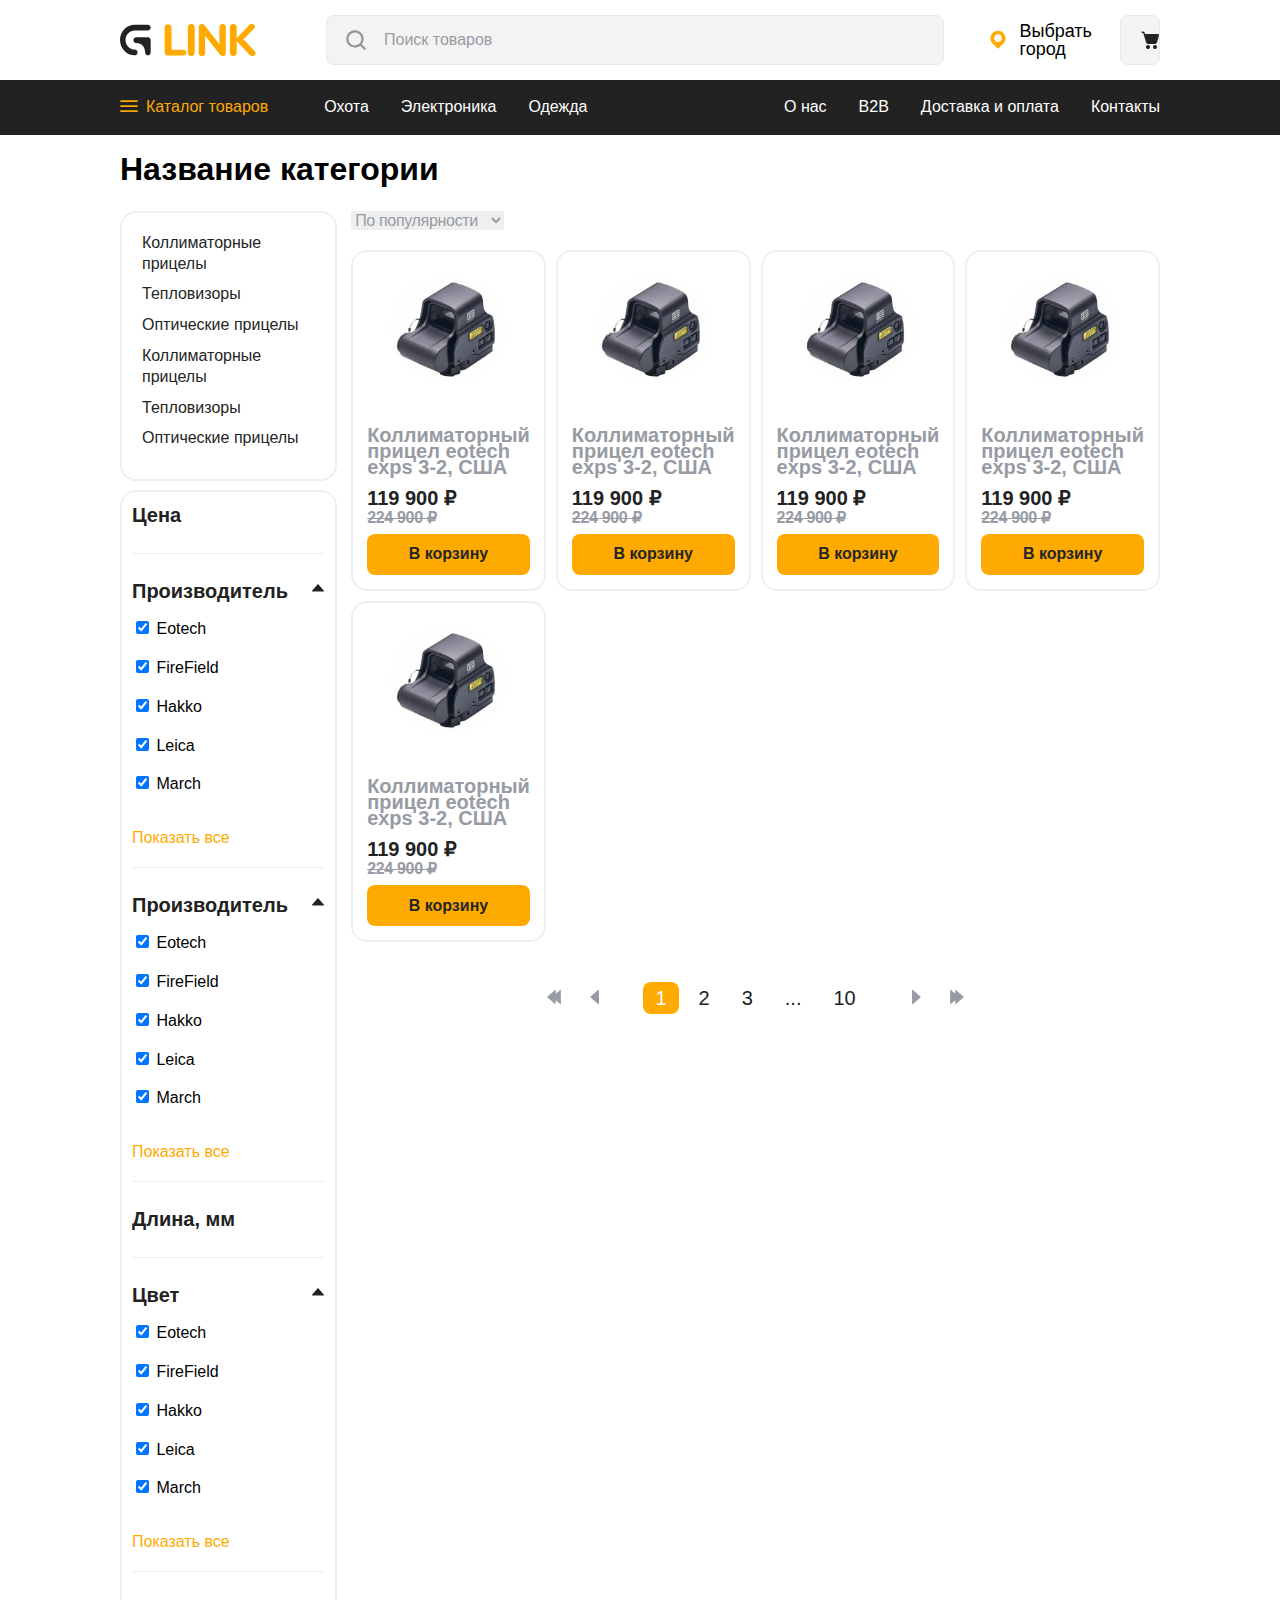
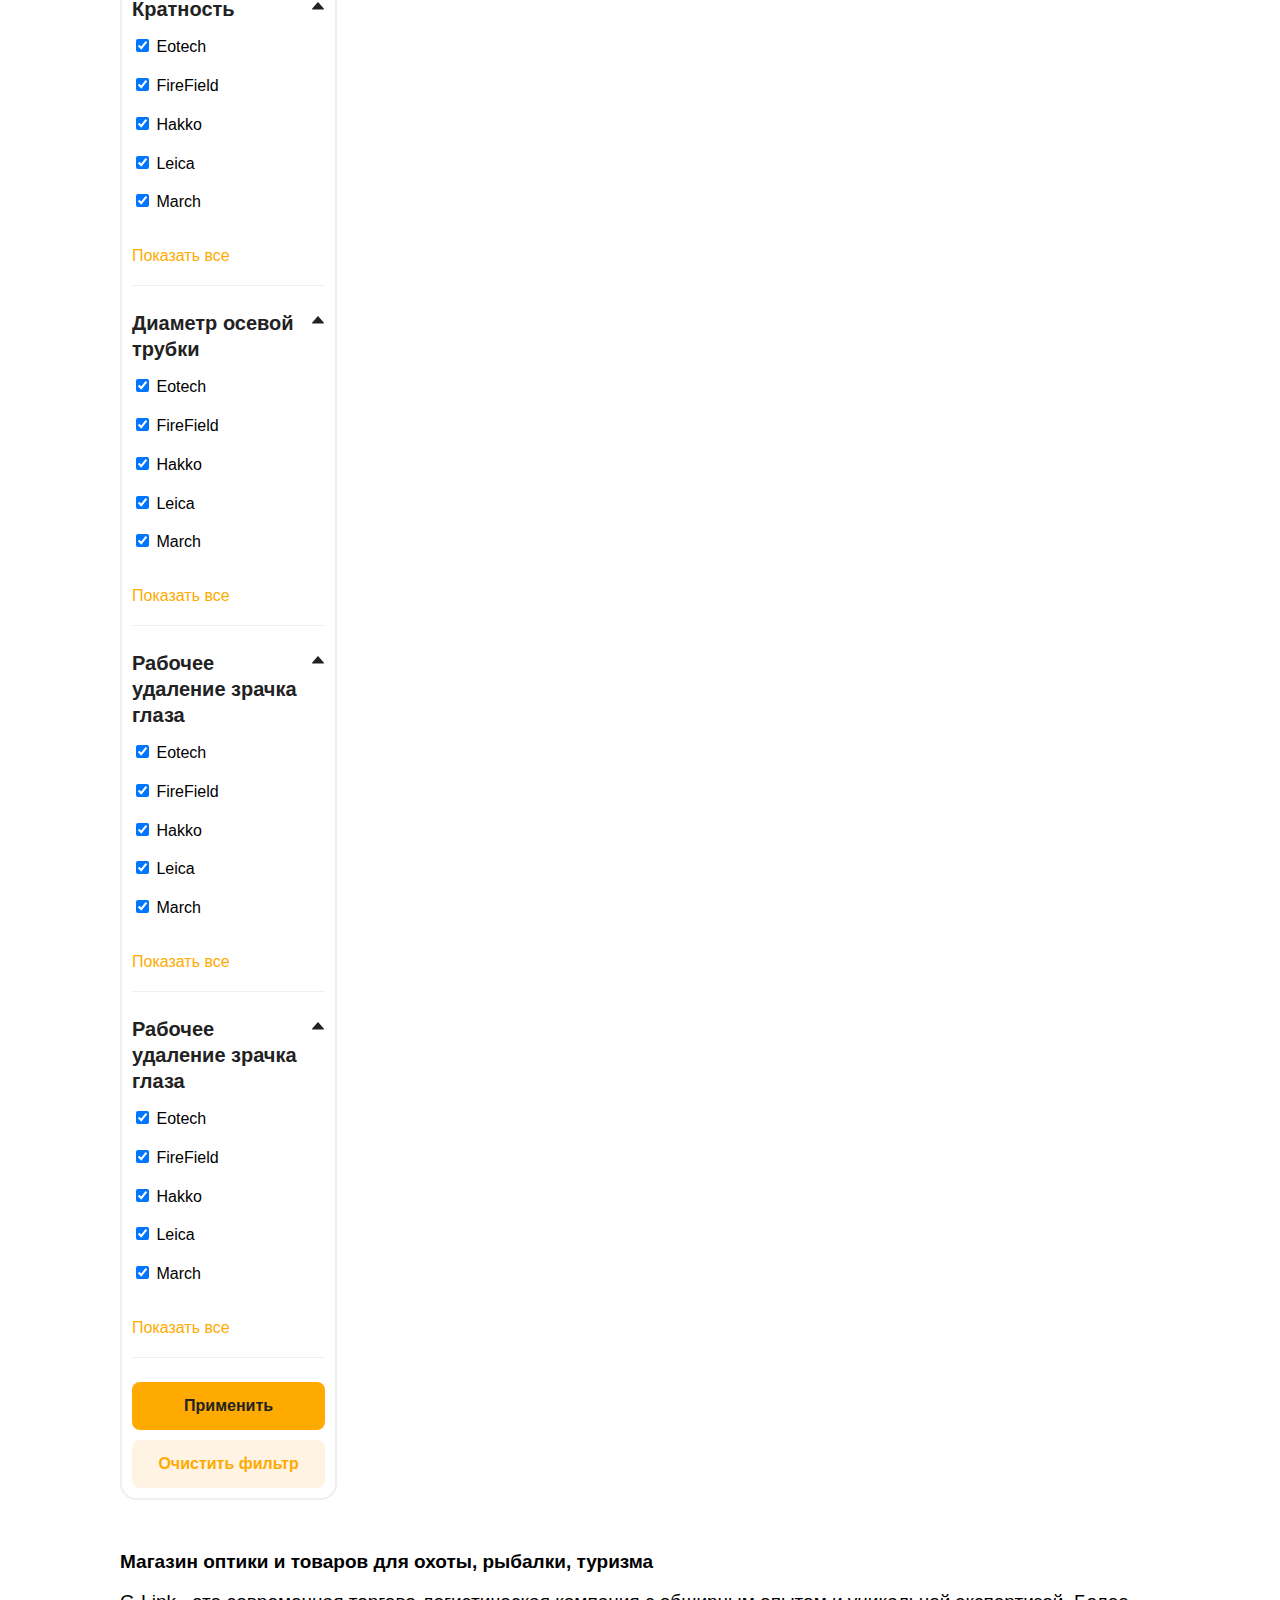
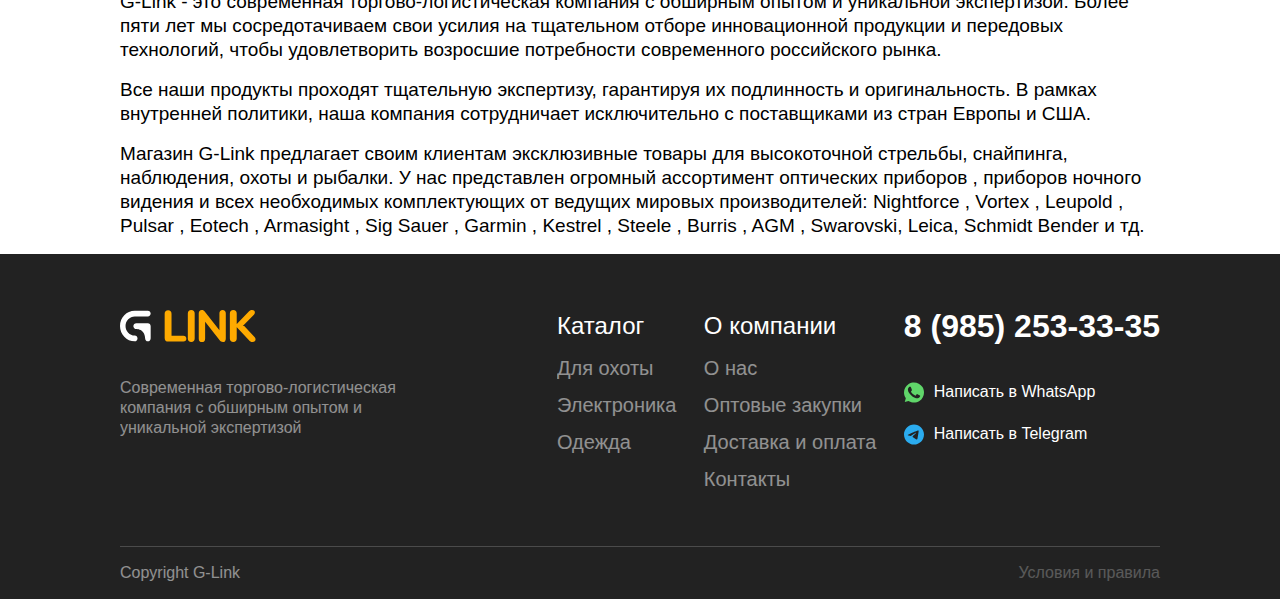
<file: catalog.html>
<!DOCTYPE html>
<html lang="en" dir="ltr">
  <head>
    <meta charset="utf-8">
     <meta name="viewport" content="width=device-width, initial-scale=1.0">
     <link href="style.css" rel="stylesheet">
     <script src="script/scripts.js">

     </script>
    <title>Каталог</title>
  </head>
  <body>
    <header>

      <div class="container">
      <div class="g-top-headre">
        <a href="/"><img src="img/Frame 1948758509.svg" alt=""></a>
        <div class="g-search">
          <img src="img/Icons.svg" alt="">
          <p>Поиск товаров</p>
        </div>
        <div class="g-map-cart">
          <div class="">
            <img src="img/Vector (1).svg" alt="">
            <p>Выбрать город</p>
          </div>
          <div class="">
            <img src="img/Vector.svg" alt="">
          </div>
        </div>
      </div>
      </div>


      <div class="g-bottom-header">
        <div class="container">
        <ul class="g-menu-header">
          <li class="menu-item"><a href="/razrab.html"><img src="img/Group 29.svg" alt="">Каталог товаров</a></li>
          <li class="menu-item"><a href="/razrab.html">Охота</a></li>
          <li class="menu-item"><a href="/razrab.html">Электроника</a></li>
          <li class="menu-item"><a href="/razrab.html">Одежда</a></li>
        </ul>
        <ul class="g-menu-header">
          <li class="menu-item"><a href="/about-us.html">О нас</a></li>
          <li class="menu-item"><a href="/razrab.html">B2B</a></li>
          <li class="menu-item"><a href="/dostavka-i-oplata.html">Доставка и оплата</a></li>
          <li class="menu-item"><a href="/contacts.html">Контакты</a></li>
        </ul>
      </div>
      </div>

    </header>



<div class="container">
<div class="bread">
  <a href="#">Каталог</a><p>•</p><a href="#">Для охоты</a>
</div>
</div>


    <main class="catalog">

<div class="container">

      <h1>Название категории</h1>

      <div class="g-sort-filter">
        <select name="select">
          <option value="value1" selected>По популярности</option>
          <option value="value2" >Новинки</option>
          <option value="value1" >Сначала дорогие</option>
          <option value="value2" >Сначала дешёвые</option>
        </select>

        <div class="filter-mob" onclick="filter()">
          <img src="img/Icons (2).svg" alt="">
          <p>3</p>
        </div>
      </div>

      <div class="g-main-catalog">

        <div class="g-filter">

          <div class="p-title mob-filter">
            <p>Фильтры</p>
            <img class="p-close" src="img/Vector (5).svg" onclick="filterCl()">
          </div>

          <div class="g-filter-category">
          <div class="box-more">
            <p><a>Коллиматорные прицелы</a></p>
            <p><a>Тепловизоры</a></p>
            <p><a>Оптические прицелы</a></p>
            <p><a>Коллиматорные прицелы</a></p>
            <p><a>Тепловизоры</a></p>
            <p><a>Оптические прицелы</a></p>
          </div>
          <!-- <p class="more">Показать все</p> -->
          </div>
          <div class="g-filter-main">
            <div class="filter-price">
              <p class="name-filter">Цена</p>
              <div></div>
            </div>
            <div class="filter-brand">
              <div class="filter-title">
              <p class="name-filter">Производитель</p>
              <div class="more-block"><img src="img/Polygon 5.svg"></div>
              </div>
              <div class="box-more">
              <div>
                <input type="checkbox" id="scales" name="scales" checked />
                <label for="scales">Eotech</label>
              </div>
              <div>
                <input type="checkbox" id="scales" name="scales" checked />
                <label for="scales">FireField</label>
              </div>
              <div>
                <input type="checkbox" id="scales" name="scales" checked />
                <label for="scales">Hakko</label>
              </div>
              <div>
                <input type="checkbox" id="scales" name="scales" checked />
                <label for="scales">Leica</label>
              </div>
              <div>
                <input type="checkbox" id="scales" name="scales" checked />
                <label for="scales">March</label>
              </div>
              </div>
              <p class="more">Показать все</p>
            </div>

            <div class="filter-country">
              <div class="filter-title">
              <p class="name-filter">Производитель</p>
              <div class="more-block"><img src="img/Polygon 5.svg"></div>
              </div>
              <div class="box-more">
              <div>
                <input type="checkbox" id="scales" name="scales" checked />
                <label for="scales">Eotech</label>
              </div>
              <div>
                <input type="checkbox" id="scales" name="scales" checked />
                <label for="scales">FireField</label>
              </div>
              <div>
                <input type="checkbox" id="scales" name="scales" checked />
                <label for="scales">Hakko</label>
              </div>
              <div>
                <input type="checkbox" id="scales" name="scales" checked />
                <label for="scales">Leica</label>
              </div>
              <div>
                <input type="checkbox" id="scales" name="scales" checked />
                <label for="scales">March</label>
              </div>
              </div>
              <p class="more">Показать все</p>
            </div>


            <div class="filter-price">
              <p class="name-filter">Длина, мм</p>
              <div></div>
            </div>

            <div class="filter-country">
              <div class="filter-title">
              <p class="name-filter">Цвет</p>
              <div class="more-block"><img src="img/Polygon 5.svg"></div>
              </div>
              <div class="box-more">
              <div>
                <input type="checkbox" id="scales" name="scales" checked />
                <label for="scales">Eotech</label>
              </div>
              <div>
                <input type="checkbox" id="scales" name="scales" checked />
                <label for="scales">FireField</label>
              </div>
              <div>
                <input type="checkbox" id="scales" name="scales" checked />
                <label for="scales">Hakko</label>
              </div>
              <div>
                <input type="checkbox" id="scales" name="scales" checked />
                <label for="scales">Leica</label>
              </div>
              <div>
                <input type="checkbox" id="scales" name="scales" checked />
                <label for="scales">March</label>
              </div>
              </div>
              <p class="more">Показать все</p>
            </div>


            <div class="filter-country">
              <div class="filter-title">
              <p class="name-filter">Кратность</p>
              <div class="more-block"><img src="img/Polygon 5.svg"></div>
              </div>
              <div class="box-more">
              <div>
                <input type="checkbox" id="scales" name="scales" checked />
                <label for="scales">Eotech</label>
              </div>
              <div>
                <input type="checkbox" id="scales" name="scales" checked />
                <label for="scales">FireField</label>
              </div>
              <div>
                <input type="checkbox" id="scales" name="scales" checked />
                <label for="scales">Hakko</label>
              </div>
              <div>
                <input type="checkbox" id="scales" name="scales" checked />
                <label for="scales">Leica</label>
              </div>
              <div>
                <input type="checkbox" id="scales" name="scales" checked />
                <label for="scales">March</label>
              </div>
              </div>
              <p class="more">Показать все</p>
            </div>


            <div class="filter-country">
              <div class="filter-title">
              <p class="name-filter">Диаметр осевой трубки</p>
              <div class="more-block"><img src="img/Polygon 5.svg"></div>
              </div>
              <div class="box-more">
              <div>
                <input type="checkbox" id="scales" name="scales" checked />
                <label for="scales">Eotech</label>
              </div>
              <div>
                <input type="checkbox" id="scales" name="scales" checked />
                <label for="scales">FireField</label>
              </div>
              <div>
                <input type="checkbox" id="scales" name="scales" checked />
                <label for="scales">Hakko</label>
              </div>
              <div>
                <input type="checkbox" id="scales" name="scales" checked />
                <label for="scales">Leica</label>
              </div>
              <div>
                <input type="checkbox" id="scales" name="scales" checked />
                <label for="scales">March</label>
              </div>
              </div>
              <p class="more">Показать все</p>
            </div>


            <div class="filter-country">
              <div class="filter-title">
              <p class="name-filter">Рабочее удаление зрачка глаза</p>
              <div class="more-block"><img src="img/Polygon 5.svg"></div>
              </div>
              <div class="box-more">
              <div>
                <input type="checkbox" id="scales" name="scales" checked />
                <label for="scales">Eotech</label>
              </div>
              <div>
                <input type="checkbox" id="scales" name="scales" checked />
                <label for="scales">FireField</label>
              </div>
              <div>
                <input type="checkbox" id="scales" name="scales" checked />
                <label for="scales">Hakko</label>
              </div>
              <div>
                <input type="checkbox" id="scales" name="scales" checked />
                <label for="scales">Leica</label>
              </div>
              <div>
                <input type="checkbox" id="scales" name="scales" checked />
                <label for="scales">March</label>
              </div>
              </div>
              <p class="more">Показать все</p>
            </div>


            <div class="filter-country">
              <div class="filter-title">
              <p class="name-filter">Рабочее удаление зрачка глаза</p>
              <div class="more-block"><img src="img/Polygon 5.svg"></div>
              </div>
              <div class="box-more">
              <div>
                <input type="checkbox" id="scales" name="scales" checked />
                <label for="scales">Eotech</label>
              </div>
              <div>
                <input type="checkbox" id="scales" name="scales" checked />
                <label for="scales">FireField</label>
              </div>
              <div>
                <input type="checkbox" id="scales" name="scales" checked />
                <label for="scales">Hakko</label>
              </div>
              <div>
                <input type="checkbox" id="scales" name="scales" checked />
                <label for="scales">Leica</label>
              </div>
              <div>
                <input type="checkbox" id="scales" name="scales" checked />
                <label for="scales">March</label>
              </div>
              </div>
              <p class="more">Показать все</p>
            </div>

            <div class="g-filter-buttons">
              <a class="folter-search">Применить</a>
              <a class="folter-clear">Очистить фильтр</a>
            </div>
          </div>


        </div>

<div class="g-product-pg">
  <select name="select" class="sort-pc">
    <option value="value1" selected>По популярности</option>
    <option value="value2" >Новинки</option>
    <option value="value1" >Сначала дорогие</option>
    <option value="value2" >Сначала дешёвые</option>
  </select>
        <div class="g-catalog-tovar">
          <div class="g-tover__item">
            <img src="img/image 44.png">
            <p class="g-name-tover">Коллиматорный прицел eotech exps 3-2, США</p>
            <div class="g-price-tover">
              <p class="g-main-price">119 900 ₽</p>
              <p class="g-sub-price">224 900 ₽</p>
            </div>
            <a class="g-button-pay">В корзину</a>
          </div>
          <div class="g-tover__item">
            <img src="img/image 44.png">
            <p class="g-name-tover">Коллиматорный прицел eotech exps 3-2, США</p>
            <div class="g-price-tover">
              <p class="g-main-price">119 900 ₽</p>
              <p class="g-sub-price">224 900 ₽</p>
            </div>
            <a class="g-button-pay">В корзину</a>
          </div>
          <div class="g-tover__item">
            <img src="img/image 44.png">
            <p class="g-name-tover">Коллиматорный прицел eotech exps 3-2, США</p>
            <div class="g-price-tover">
              <p class="g-main-price">119 900 ₽</p>
              <p class="g-sub-price">224 900 ₽</p>
            </div>
            <a class="g-button-pay">В корзину</a>
          </div>
          <div class="g-tover__item">
            <img src="img/image 44.png">
            <p class="g-name-tover">Коллиматорный прицел eotech exps 3-2, США</p>
            <div class="g-price-tover">
              <p class="g-main-price">119 900 ₽</p>
              <p class="g-sub-price">224 900 ₽</p>
            </div>
            <a class="g-button-pay">В корзину</a>
          </div>
          <div class="g-tover__item">
            <img src="img/image 44.png">
            <p class="g-name-tover">Коллиматорный прицел eotech exps 3-2, США</p>
            <div class="g-price-tover">
              <p class="g-main-price">119 900 ₽</p>
              <p class="g-sub-price">224 900 ₽</p>
            </div>
            <a class="g-button-pay">В корзину</a>
          </div>
        </div>


        <div class="pagination">
          <div class="pre-pag">
            <a href="#"><img src="img/Vector (7).svg"></a>
            <a href="#"><img src="img/Polygon 5 (1).svg"></a>
          </div>
          <div class="pag-pages">
            <a href="#" class="pg-active">1</a>
            <a href="#">2</a>
            <a href="#">3</a>
            <a href="#">...</a>
            <a href="#">10</a>
          </div>
          <div class="next">
            <a href="#"><img src="img/Polygon 5 (2).svg"></a>
            <a href="#"><img src="img/Vector (6).svg"></a>
          </div>

        </div>

</div>

      </div>




<div class="g-catalog-text">
      <p class="g-text-p"><span>Магазин оптики и товаров для охоты, рыбалки, туризма</span></p>
      <p class="g-text-p">
        G-Link - это современная торгово-логистическая компания с обширным опытом и уникальной экспертизой. Более пяти лет мы сосредотачиваем свои усилия на тщательном отборе инновационной продукции и передовых технологий, чтобы удовлетворить возросшие потребности современного российского рынка.</p>
      <p class="g-text-p">
        Все наши продукты проходят тщательную экспертизу, гарантируя их подлинность и оригинальность. В рамках внутренней политики, наша компания сотрудничает исключительно с поставщиками из стран Европы и США.
      </p>
      <p class="g-text-p">
        Магазин G-Link предлагает своим клиентам эксклюзивные товары для высокоточной стрельбы, снайпинга, наблюдения, охоты и рыбалки. У нас представлен огромный ассортимент оптических приборов , приборов ночного видения и всех необходимых комплектующих от ведущих мировых производителей: Nightforce , Vortex , Leupold , Pulsar , Eotech , Armasight , Sig Sauer , Garmin , Kestrel , Steele , Burris , AGM , Swarovski, Leica, Schmidt Bender  и тд.
      </p>
</div>


  </div>
    </main>


<script type="text/javascript">
function filter(){

    document.querySelector('.g-filter').style.display='block';
    document.querySelector('.fon').style.display='block';

    document.querySelector('body').style.overflow='hidden';
}

function filterCl(){

    document.querySelector('.g-filter').style.display='none';
    document.querySelector('.fon').style.display='none';

    document.querySelector('body').style.overflow='auto';
}

</script>





    <footer>
<div class="container">

<div class="g-top-footer">
  <div class="g-logo-footer">
    <a href="/"><img src="img/Frame 1948758509 (1).svg" alt=""></a>
    <p>Современная торгово-логистическая компания с обширным опытом и уникальной экспертизой</p>
  </div>

<ul class="g-menu-footer">
  <li><a href="/razrab.html">Каталог</a></li>
  <li><a href="/razrab.html">Для охоты</a></li>
  <li><a href="/razrab.html">Электроника</a></li>
  <li><a href="/razrab.html">Одежда</a></li>
</ul>

<ul class="g-menu-footer">
  <li><a>О компании</a></li>
  <li><a href="/about-us.html">О нас</a></li>
  <li><a href="/opt.html">Оптовые закупки</a></li>
  <li><a href="/dostavka-i-oplata.html">Доставка и оплата</a></li>
  <li><a href="contacts.html">Контакты</a></li>
</ul>

<div class="g-info-footer">
  <p class="g-tel">8 (985) 253-33-35</p>
  <p class="g-whats"><img src="img/Vector (2).svg" alt="">Написать в WhatsApp</p>
  <p class="g-teleg"><img src="img/Vector (3).svg" alt="">Написать в Telegram</p>
</div>
</div>

<div class="g-bottom-footer">
<p>Copyright G-Link</p>
<p><a href="/uslovia-i-pravila.html">Условия и правила</a></p>
</div>

</div>
    </footer>
  </body>
</html>
</file>
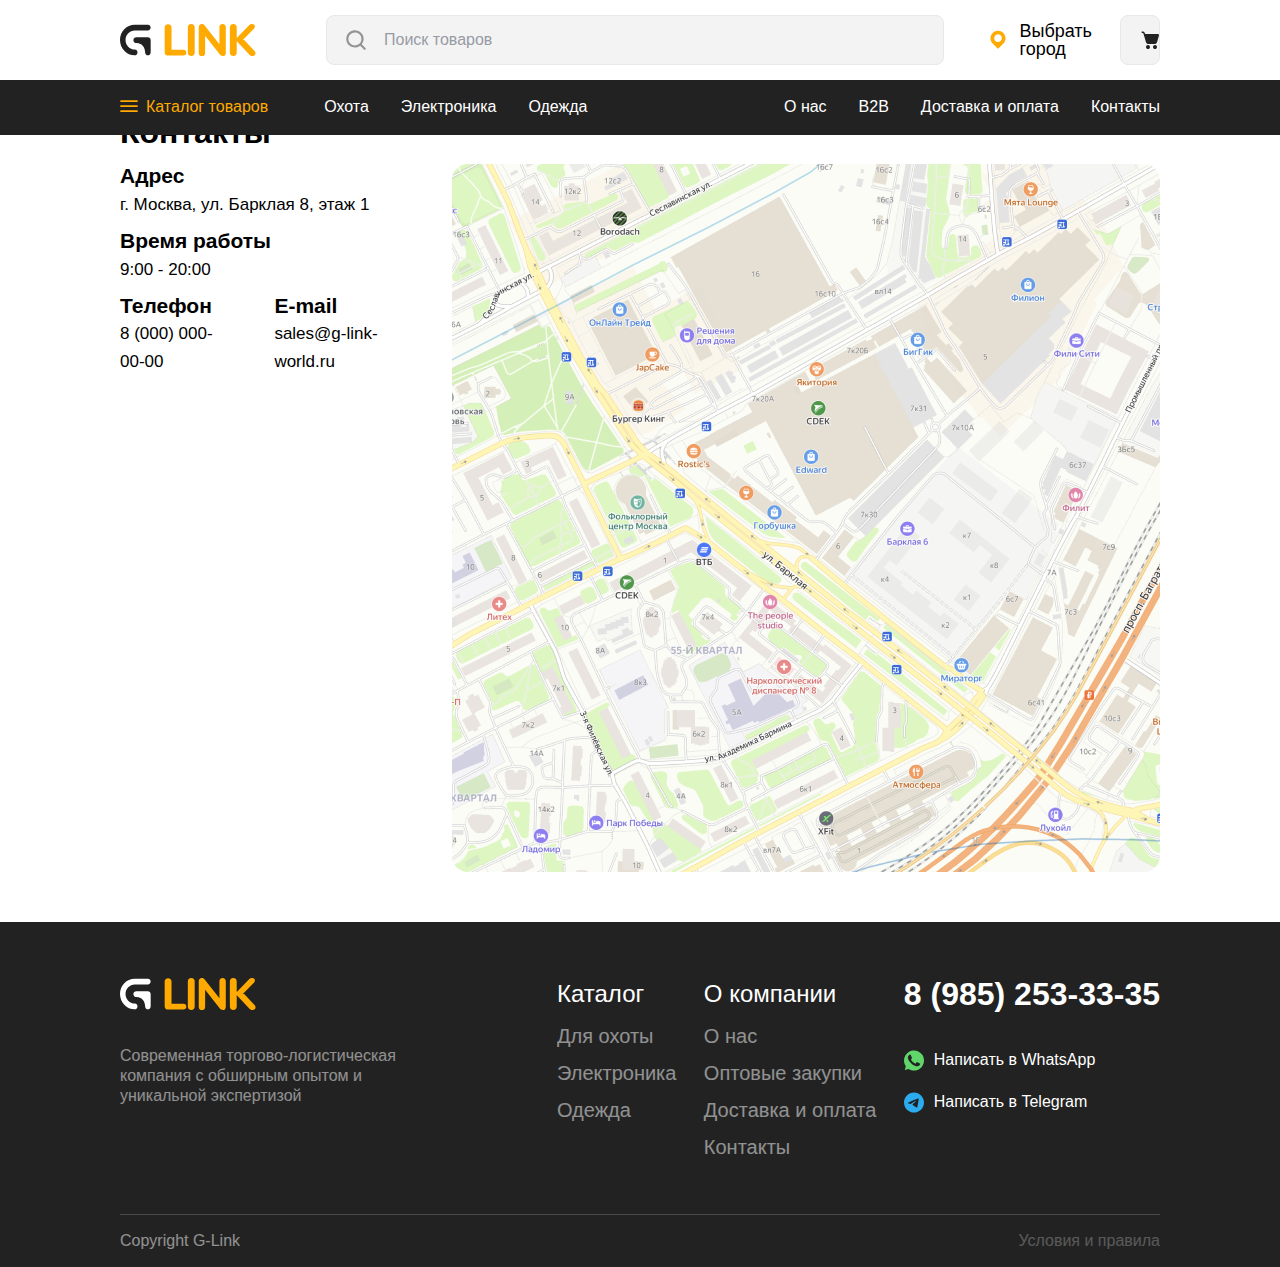
<file: contacts.html>
<!DOCTYPE html>
<html lang="en" dir="ltr">
  <head>
    <meta charset="utf-8">
     <meta name="viewport" content="width=device-width, initial-scale=1.0">
     <link href="style.css" rel="stylesheet">
    <title>О нас</title>
  </head>
  <body>
    <header>

      <div class="container">
      <div class="g-top-headre">
        <a href="/"><img src="img/Frame 1948758509.svg" alt=""></a>
        <div class="g-search">
          <img src="img/Icons.svg" alt="">
          <p>Поиск товаров</p>
        </div>
        <div class="g-map-cart">
          <div class="">
            <img src="img/Vector (1).svg" alt="">
            <p>Выбрать город</p>
          </div>
          <div class="">
            <img src="img/Vector.svg" alt="">
          </div>
        </div>
      </div>
      </div>


      <div class="g-bottom-header">
        <div class="container">
        <ul class="g-menu-header">
          <li class="menu-item"><a href="/razrab.html"><img src="img/Group 29.svg" alt="">Каталог товаров</a></li>
          <li class="menu-item"><a href="/razrab.html">Охота</a></li>
          <li class="menu-item"><a href="/razrab.html">Электроника</a></li>
          <li class="menu-item"><a href="/razrab.html">Одежда</a></li>
        </ul>
        <ul class="g-menu-header">
          <li class="menu-item"><a href="/about-us.html">О нас</a></li>
          <li class="menu-item"><a href="/razrab.html">B2B</a></li>
          <li class="menu-item"><a href="/dostavka-i-oplata.html">Доставка и оплата</a></li>
          <li class="menu-item"><a href="/contacts.html">Контакты</a></li>
        </ul>
      </div>
      </div>

    </header>


    <main class="contacts">

<div class="container">

      <h1>Контакты</h1>

      <div class="g-block-info">
      <div class="g-block-contacts">
        <p class="g-name-contact">Адрес</p>
        <p class="g-text-contact">г. Москва, ул. Барклая 8, этаж 1</p>

        <p class="g-name-contact">Время работы</p>
        <p class="g-text-contact">9:00 - 20:00</p>
        <div class="g-block-contact">
        <div><p class="g-name-contact">Телефон</p>
        <p class="g-text-contact">8 (000) 000-00-00</p></div>
        <div><p class="g-name-contact">E-mail</p>
        <p class="g-text-contact">sales@g-link-world.ru</p></div>
        </div>
        </div>
        <img src="img/Снимок экрана 2024-04-10 в 19.14 1.png" alt="">
      </div>
  </div>
    </main>

    <footer>
<div class="container">

<div class="g-top-footer">
  <div class="g-logo-footer">
    <a href="/"><img src="img/Frame 1948758509 (1).svg" alt=""></a>
    <p>Современная торгово-логистическая компания с обширным опытом и уникальной экспертизой</p>
  </div>

<ul class="g-menu-footer">
  <li><a href="/razrab.html">Каталог</a></li>
  <li><a href="/razrab.html">Для охоты</a></li>
  <li><a href="/razrab.html">Электроника</a></li>
  <li><a href="/razrab.html">Одежда</a></li>
</ul>

<ul class="g-menu-footer">
  <li><a>О компании</a></li>
  <li><a href="/about-us.html">О нас</a></li>
  <li><a href="/opt.html">Оптовые закупки</a></li>
  <li><a href="/dostavka-i-oplata.html">Доставка и оплата</a></li>
  <li><a href="contacts.html">Контакты</a></li>
</ul>

<div class="g-info-footer">
  <p class="g-tel">8 (985) 253-33-35</p>
  <p class="g-whats"><img src="img/Vector (2).svg" alt="">Написать в WhatsApp</p>
  <p class="g-teleg"><img src="img/Vector (3).svg" alt="">Написать в Telegram</p>
</div>
</div>

<div class="g-bottom-footer">
<p>Copyright G-Link</p>
<p><a href="/uslovia-i-pravila.html">Условия и правила</a></p>
</div>

</div>
    </footer>
  </body>
</html>
</file>
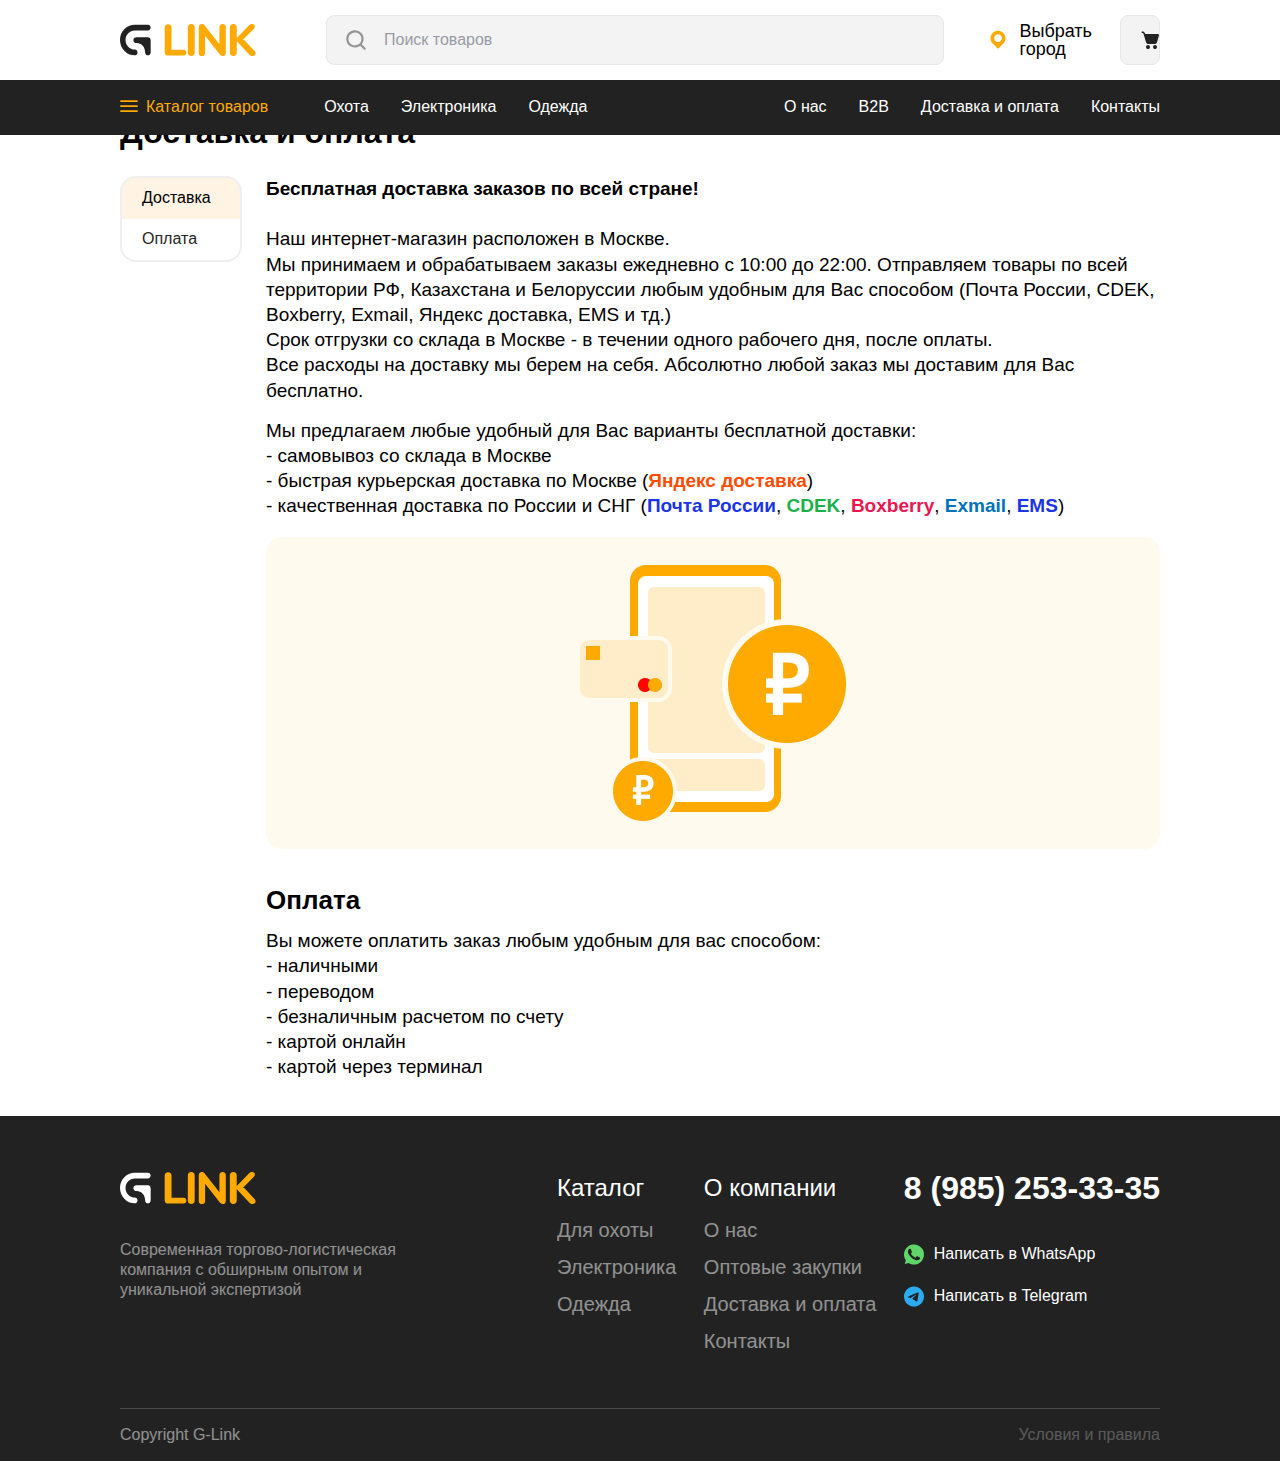
<file: dostavka-i-oplata.html>
<!DOCTYPE html>
<html lang="en" dir="ltr">
  <head>
    <meta charset="utf-8">
     <meta name="viewport" content="width=device-width, initial-scale=1.0">
     <link href="style.css" rel="stylesheet">
    <title>О нас</title>
  </head>
  <body>
    <header>

      <div class="container">
      <div class="g-top-headre">
        <a href="/"><img src="img/Frame 1948758509.svg" alt=""></a>
        <div class="g-search">
          <img src="img/Icons.svg" alt="">
          <p>Поиск товаров</p>
        </div>
        <div class="g-map-cart">
          <div class="">
            <img src="img/Vector (1).svg" alt="">
            <p>Выбрать город</p>
          </div>
          <div class="">
            <img src="img/Vector.svg" alt="">
          </div>
        </div>
      </div>
      </div>


      <div class="g-bottom-header">
        <div class="container">
        <ul class="g-menu-header">
          <li class="menu-item"><a href="/razrab.html"><img src="img/Group 29.svg" alt="">Каталог товаров</a></li>
          <li class="menu-item"><a href="/razrab.html">Охота</a></li>
          <li class="menu-item"><a href="/razrab.html">Электроника</a></li>
          <li class="menu-item"><a href="/razrab.html">Одежда</a></li>
        </ul>
        <ul class="g-menu-header">
          <li class="menu-item"><a href="/about-us.html">О нас</a></li>
          <li class="menu-item"><a href="/razrab.html">B2B</a></li>
          <li class="menu-item"><a href="/dostavka-i-oplata.html">Доставка и оплата</a></li>
          <li class="menu-item"><a href="/contacts.html">Контакты</a></li>
        </ul>
      </div>
      </div>

    </header>


    <main class="dostavka">
      <div class="container">
        <h1>Доставка и оплата</h1>
        <div class="g-block-flex">
        <div class="g-left-menu">
          <div>
          <p>Доставка</p>
          <p><a href="#oplata">Оплата</a></p>
          </div>
        </div>

        <div class="g-right-info">
          <p class="g-text-p-weight">Бесплатная доставка заказов по всей стране!</p>
          <p class="g-text-p"><br>
            Наш интернет-магазин расположен в Москве.<br>
            Мы принимаем и обрабатываем заказы ежедневно с 10:00 до 22:00.
            Отправляем товары по всей территории РФ, Казахстана и Белоруссии любым удобным для Вас способом (Почта России, CDEK, Boxberry, Exmail, Яндекс доставка, EMS и тд.)<br>
            Срок отгрузки со склада в Москве - в течении одного рабочего дня, после оплаты.<br>
            Все расходы на доставку мы берем на себя. Абсолютно любой заказ мы доставим для Вас бесплатно. </p>
          <p class="g-text-p">
            Мы предлагаем любые удобный для Вас варианты бесплатной доставки:<br>
            - самовывоз со склада в Москве<br>
            - быстрая курьерская доставка по Москве (<span class="del-yd">Яндекс доставка</span>)<br>
            - качественная доставка по России и СНГ (<span class="del-rus">Почта России</span>, <span class="del-sdek">CDEK</span>, <span class="del-box">Boxberry</span>, <span class="del-ex">Exmail</span>, <span class="del-ems">EMS</span>)</p>
            <a name="oplata"></a>
          <img src="img/Frame 1948758713.png" alt="">

          <h3>Оплата</h3>
          <p class="g-text-p">
            Вы можете оплатить заказ любым удобным для вас способом:<br>
            - наличными<br>
            - переводом<br>
            - безналичным расчетом по счету<br>
            - картой онлайн<br>
            - картой через терминал</p>

        </div>

      </div>
      </div>
    </main>

    <footer>
<div class="container">

<div class="g-top-footer">
  <div class="g-logo-footer">
    <a href="/"><img src="img/Frame 1948758509 (1).svg" alt=""></a>
    <p>Современная торгово-логистическая компания с обширным опытом и уникальной экспертизой</p>
  </div>

<ul class="g-menu-footer">
  <li><a href="/razrab.html">Каталог</a></li>
  <li><a href="/razrab.html">Для охоты</a></li>
  <li><a href="/razrab.html">Электроника</a></li>
  <li><a href="/razrab.html">Одежда</a></li>
</ul>

<ul class="g-menu-footer">
  <li><a>О компании</a></li>
  <li><a href="/about-us.html">О нас</a></li>
  <li><a href="/opt.html">Оптовые закупки</a></li>
  <li><a href="/dostavka-i-oplata.html">Доставка и оплата</a></li>
  <li><a href="contacts.html">Контакты</a></li>
</ul>

<div class="g-info-footer">
  <p class="g-tel">8 (985) 253-33-35</p>
  <p class="g-whats"><img src="img/Vector (2).svg" alt="">Написать в WhatsApp</p>
  <p class="g-teleg"><img src="img/Vector (3).svg" alt="">Написать в Telegram</p>
</div>
</div>

<div class="g-bottom-footer">
<p>Copyright G-Link</p>
<p><a href="/uslovia-i-pravila.html">Условия и правила</a></p>
</div>

</div>
    </footer>

  </body>
</html>
</file>
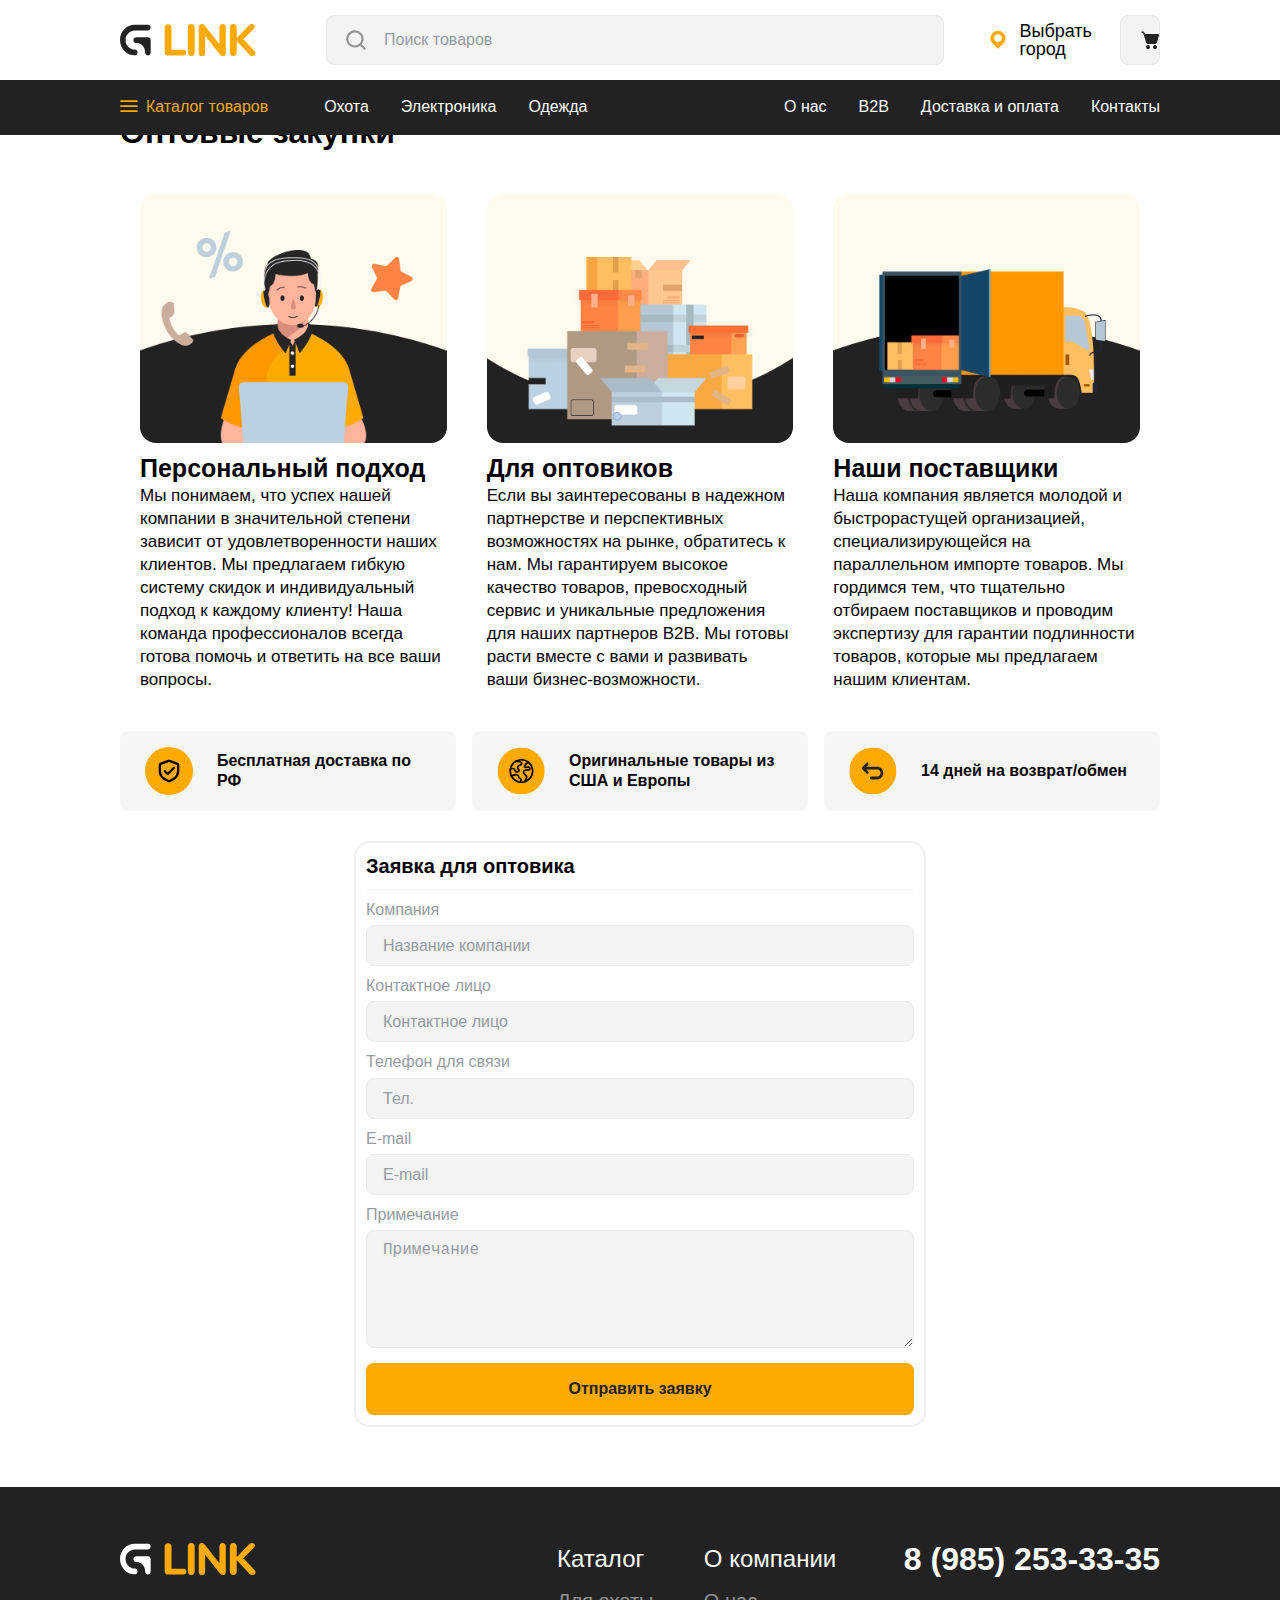
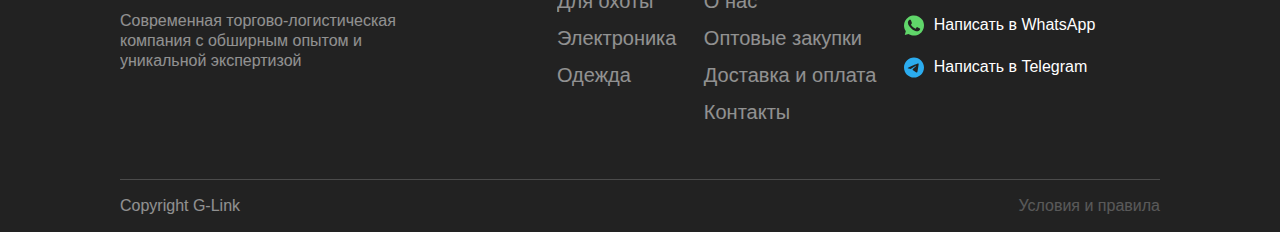
<file: opt.html>
<!DOCTYPE html>
<html lang="en" dir="ltr">
  <head>
    <meta charset="utf-8">
     <meta name="viewport" content="width=device-width, initial-scale=1.0">
     <link href="style.css" rel="stylesheet">
    <title>О нас</title>
  </head>
  <body>
    <header>

      <div class="container">
      <div class="g-top-headre">
        <a href="/"><img src="img/Frame 1948758509.svg" alt=""></a>
        <div class="g-search">
          <img src="img/Icons.svg" alt="">
          <p>Поиск товаров</p>
        </div>
        <div class="g-map-cart">
          <div class="">
            <img src="img/Vector (1).svg" alt="">
            <p>Выбрать город</p>
          </div>
          <div class="">
            <img src="img/Vector.svg" alt="">
          </div>
        </div>
      </div>
      </div>


      <div class="g-bottom-header">
        <div class="container">
        <ul class="g-menu-header">
          <li class="menu-item"><a href="/razrab.html"><img src="img/Group 29.svg" alt="">Каталог товаров</a></li>
          <li class="menu-item"><a href="/razrab.html">Охота</a></li>
          <li class="menu-item"><a href="/razrab.html">Электроника</a></li>
          <li class="menu-item"><a href="/razrab.html">Одежда</a></li>
        </ul>
        <ul class="g-menu-header">
          <li class="menu-item"><a href="/about-us.html">О нас</a></li>
          <li class="menu-item"><a href="/razrab.html">B2B</a></li>
          <li class="menu-item"><a href="/dostavka-i-oplata.html">Доставка и оплата</a></li>
          <li class="menu-item"><a href="/contacts.html">Контакты</a></li>
        </ul>
      </div>
      </div>

    </header>


    <main class="opt">

<div class="container">

      <h1>Оптовые закупки</h1>

      <div class="g-block-info">

        <div class="g-block-div">
          <div class="g-block__item">
            <img src="img/Frame 1948758710.png" alt="">
            <p class="g-text-title">Персональный подход</p>
            <p class="g-block__text">Мы понимаем, что успех нашей компании в значительной степени зависит от удовлетворенности наших клиентов. Мы предлагаем гибкую систему скидок и индивидуальный подход к каждому клиенту! Наша команда профессионалов всегда готова помочь и ответить на все ваши вопросы.</p>
          </div>
          <div class="g-block__item">
            <img src="img/Frame 1948758711.png" alt="">
            <p class="g-text-title">Для оптовиков</p>
            <p class="g-block__text">Если вы заинтересованы в надежном партнерстве и перспективных возможностях на рынке, обратитесь к нам. Мы гарантируем высокое качество товаров, превосходный сервис и уникальные предложения для наших партнеров B2B. Мы готовы расти вместе с вами и развивать ваши бизнес-возможности.</p>
          </div>
          <div class="g-block__item">
            <img src="img/Frame 1948758711 (1).png" alt="">
            <p class="g-text-title">Наши поставщики</p>
            <p class="g-block__text">Наша компания является молодой и быстрорастущей организацией, специализирующейся на параллельном импорте товаров. Мы гордимся тем, что тщательно отбираем поставщиков и проводим экспертизу для гарантии подлинности товаров, которые мы предлагаем нашим клиентам.</p>
          </div>
        </div>
      </div>


      <div class="g-block-flex ">
        <div class="g-block__item">
          <img src="img/return.svg" alt="">
          <p class="g-text__item">Бесплатная доставка по РФ</p>
        </div>
        <div class="g-block__item">
          <img src="img/return (2).svg" alt="">
          <p class="g-text__item">Оригинальные товары из США и Европы</p>
        </div>
        <div class="g-block__item">
          <img src="img/return (1).svg" alt="">
          <p class="g-text__item">14 дней на возврат/обмен</p>
        </div>
      </div>


            <div class="g-form">
              <form class="form">
                <p class="g-form-title">Заявка для оптовика</p>
                <label class="g-name-input" for="fname">Компания</label>
                <input class="g-form-input" type="text" id="company" name="company" placeholder="Название компании">
                <label class="g-name-input" for="lname">Контактное лицо</label>
                <input class="g-form-input" type="text" id="name" name="name" placeholder="Контактное лицо">
                <label class="g-name-input" for="phone">Телефон для связи</label>
                <input class="g-form-input" type="tel" id="phone" name="phone" placeholder="Тел." />
                <label class="g-name-input" for="email">E-mail</label>
                <input class="g-form-input" type="email" id="email" name="email" placeholder="E-mail">
                <label class="g-name-input" for="story">Примечание</label>
                <textarea class="g-form-input" id="story" name="story" rows="5" cols="33" placeholder="Примечание"></textarea>
                <input class="g-but g-but-yellow" type="submit" value="Отправить заявку" />
              </form>
            </div>



  </div>
    </main>

    <footer>
<div class="container">

<div class="g-top-footer">
  <div class="g-logo-footer">
    <a href="/"><img src="img/Frame 1948758509 (1).svg" alt=""></a>
    <p>Современная торгово-логистическая компания с обширным опытом и уникальной экспертизой</p>
  </div>

<ul class="g-menu-footer">
  <li><a href="/razrab.html">Каталог</a></li>
  <li><a href="/razrab.html">Для охоты</a></li>
  <li><a href="/razrab.html">Электроника</a></li>
  <li><a href="/razrab.html">Одежда</a></li>
</ul>

<ul class="g-menu-footer">
  <li><a>О компании</a></li>
  <li><a href="/about-us.html">О нас</a></li>
  <li><a href="/opt.html">Оптовые закупки</a></li>
  <li><a href="/dostavka-i-oplata.html">Доставка и оплата</a></li>
  <li><a href="contacts.html">Контакты</a></li>
</ul>

<div class="g-info-footer">
  <p class="g-tel">8 (985) 253-33-35</p>
  <p class="g-whats"><img src="img/Vector (2).svg" alt="">Написать в WhatsApp</p>
  <p class="g-teleg"><img src="img/Vector (3).svg" alt="">Написать в Telegram</p>
</div>
</div>

<div class="g-bottom-footer">
<p>Copyright G-Link</p>
<p><a href="/uslovia-i-pravila.html">Условия и правила</a></p>
</div>

</div>
    </footer>

  </body>
</html>
</file>
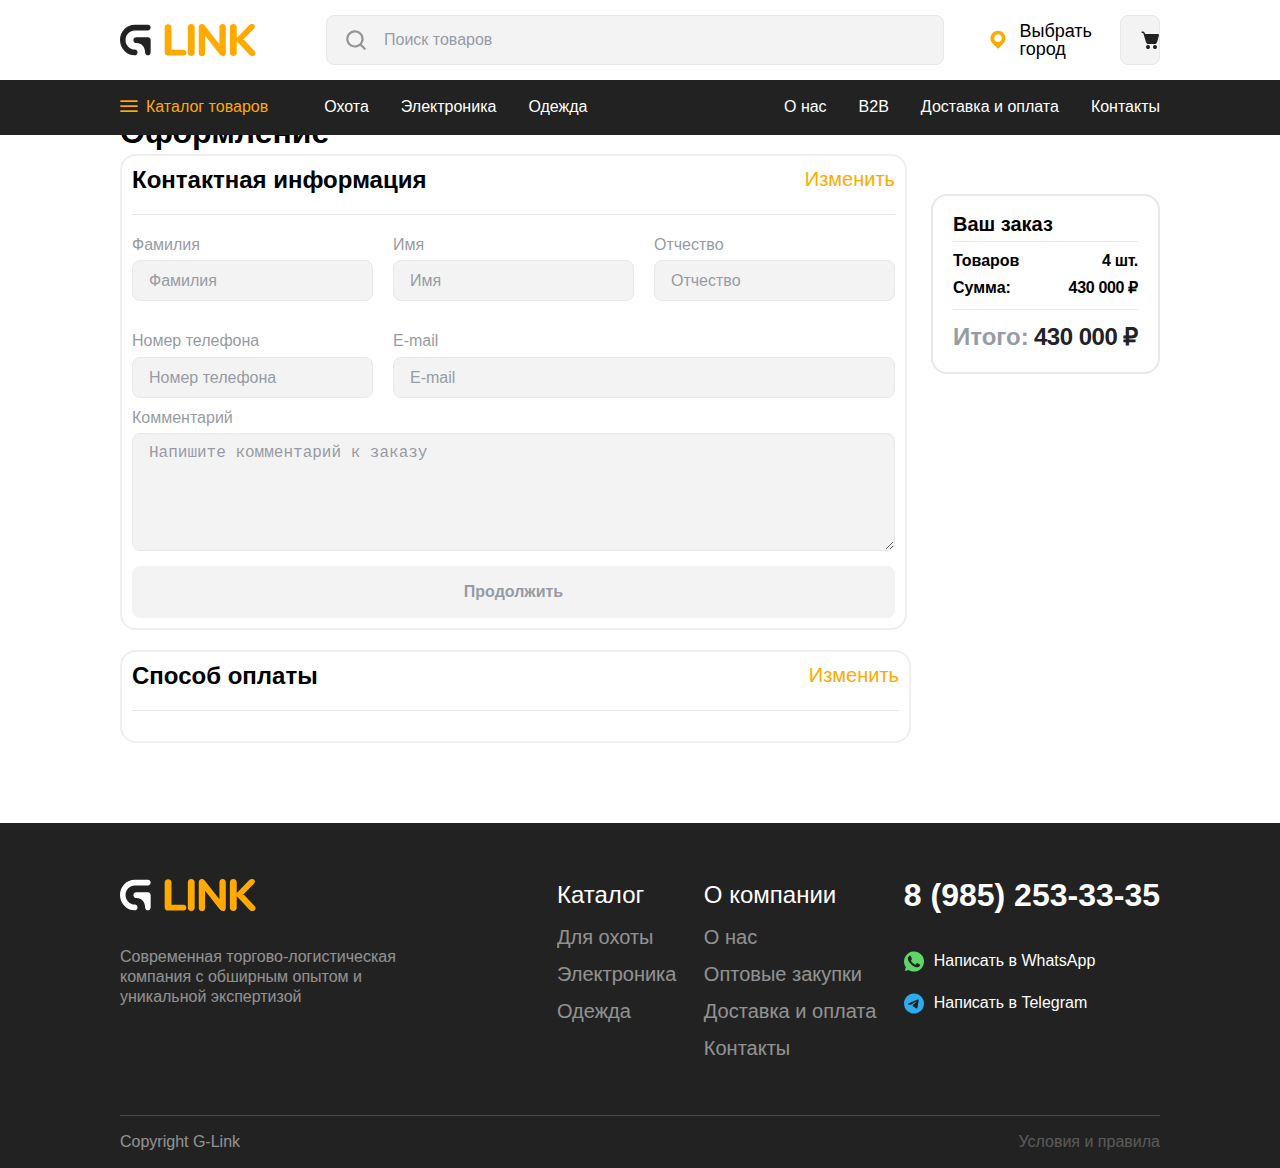
<file: order.html>
<!DOCTYPE html>
<html lang="en" dir="ltr">
  <head>
    <meta charset="utf-8">
     <meta name="viewport" content="width=device-width, initial-scale=1.0">
     <link href="style.css" rel="stylesheet">
    <title></title>
  </head>
  <body>
    <header>

      <div class="container">
      <div class="g-top-headre">
        <a href="/"><img src="img/Frame 1948758509.svg" alt=""></a>
        <div class="g-search">
          <img src="img/Icons.svg" alt="">
          <p>Поиск товаров</p>
        </div>
        <div class="g-map-cart">
          <div class="">
            <img src="img/Vector (1).svg" alt="">
            <p>Выбрать город</p>
          </div>
          <div class="">
            <img src="img/Vector.svg" alt="">
          </div>
        </div>
      </div>
      </div>


      <div class="g-bottom-header">
        <div class="container">
        <ul class="g-menu-header">
          <li class="menu-item"><a href="/razrab.html"><img src="img/Group 29.svg" alt="">Каталог товаров</a></li>
          <li class="menu-item"><a href="/razrab.html">Охота</a></li>
          <li class="menu-item"><a href="/razrab.html">Электроника</a></li>
          <li class="menu-item"><a href="/razrab.html">Одежда</a></li>
        </ul>
        <ul class="g-menu-header">
          <li class="menu-item"><a href="/about-us.html">О нас</a></li>
          <li class="menu-item"><a href="/razrab.html">B2B</a></li>
          <li class="menu-item"><a href="/dostavka-i-oplata.html">Доставка и оплата</a></li>
          <li class="menu-item"><a href="/contacts.html">Контакты</a></li>
        </ul>
      </div>
      </div>

    </header>


    <main class="opt">

<div class="container">

      <h1>Оформление</h1>



<div class="main-box-order">

            <div class="g-form order">
              <form class="form">
                <div class="">
                  <h2 class="">
                    Контактная информация
                  </h2>
                  <div class=""><a href="" class="">Изменить</a></div>
                </div>
                <div class="form-one-order">
                <div class="">
                  <label class="g-name-input" for="fname">Фамилия</label>
                  <input class="g-form-input" type="text" id="company" name="company" placeholder="Фамилия">
                </div>
                <div class="">
                  <label class="g-name-input" for="lname">Имя</label>
                  <input class="g-form-input" type="text" id="name" name="name" placeholder="Имя">
                </div>
                <div class="">
                  <label class="g-name-input" for="lname">Отчество</label>
                  <input class="g-form-input" type="text" id="name" name="name" placeholder="Отчество">
                </div>
                </div>
                <div class="form-two-order">
                  <div class="">
                    <label class="g-name-input" for="phone">Номер телефона</label>
                    <input class="g-form-input" type="tel" id="phone" name="phone" placeholder="Номер телефона" />
                  </div>
                  <div class="">
                    <label class="g-name-input" for="email">E-mail</label>
                    <input class="g-form-input" type="email" id="email" name="email" placeholder="E-mail">
                  </div>
                </div>
                <label class="g-name-input" for="story">Комментарий</label>
                <textarea class="g-form-input" id="story" name="story" rows="5" cols="33" placeholder="Напишите комментарий к заказу"></textarea>
                <input class="g-but g-but-yellow" type="submit" value="Продолжить" />
              </form>

              <div id="" data-visited="true" class="form" style="">
                <div class="">
                  <h2 class="">
                    <span class=""></span>Способ оплаты
                  </h2>
                  <div class=""><a href="" class="">Изменить</a></div>
                </div>

                <div class="bx-soa-section-content">
                  <div class="alert alert-danger">
                    </div>
                  </div>
              </div>

            </div>


            <div class="g-basket-right order">
              <div class="g-basket-itog">
                <p class="g-basket-itog-title">Ваш заказ</p>
                <p class="g-basket-itog__column"><span>Товаров</span><span>4 шт.</span></p>
                <p class="g-basket-itog__summa"><span>Сумма:</span><span>430 000 ₽</span></p>
                <p class="g-basket-itog-price"><span>Итого:</span><span>430 000 ₽</span></p>
              </div>
            </div>
</div>

  </div>
    </main>

    <footer>
<div class="container">

<div class="g-top-footer">
  <div class="g-logo-footer">
    <a href="/"><img src="img/Frame 1948758509 (1).svg" alt=""></a>
    <p>Современная торгово-логистическая компания с обширным опытом и уникальной экспертизой</p>
  </div>

<ul class="g-menu-footer">
  <li><a href="/razrab.html">Каталог</a></li>
  <li><a href="/razrab.html">Для охоты</a></li>
  <li><a href="/razrab.html">Электроника</a></li>
  <li><a href="/razrab.html">Одежда</a></li>
</ul>

<ul class="g-menu-footer">
  <li><a>О компании</a></li>
  <li><a href="/about-us.html">О нас</a></li>
  <li><a href="/opt.html">Оптовые закупки</a></li>
  <li><a href="/dostavka-i-oplata.html">Доставка и оплата</a></li>
  <li><a href="contacts.html">Контакты</a></li>
</ul>

<div class="g-info-footer">
  <p class="g-tel">8 (985) 253-33-35</p>
  <p class="g-whats"><img src="img/Vector (2).svg" alt="">Написать в WhatsApp</p>
  <p class="g-teleg"><img src="img/Vector (3).svg" alt="">Написать в Telegram</p>
</div>
</div>

<div class="g-bottom-footer">
<p>Copyright G-Link</p>
<p><a href="/uslovia-i-pravila.html">Условия и правила</a></p>
</div>

</div>
    </footer>

  </body>
</html>
</file>
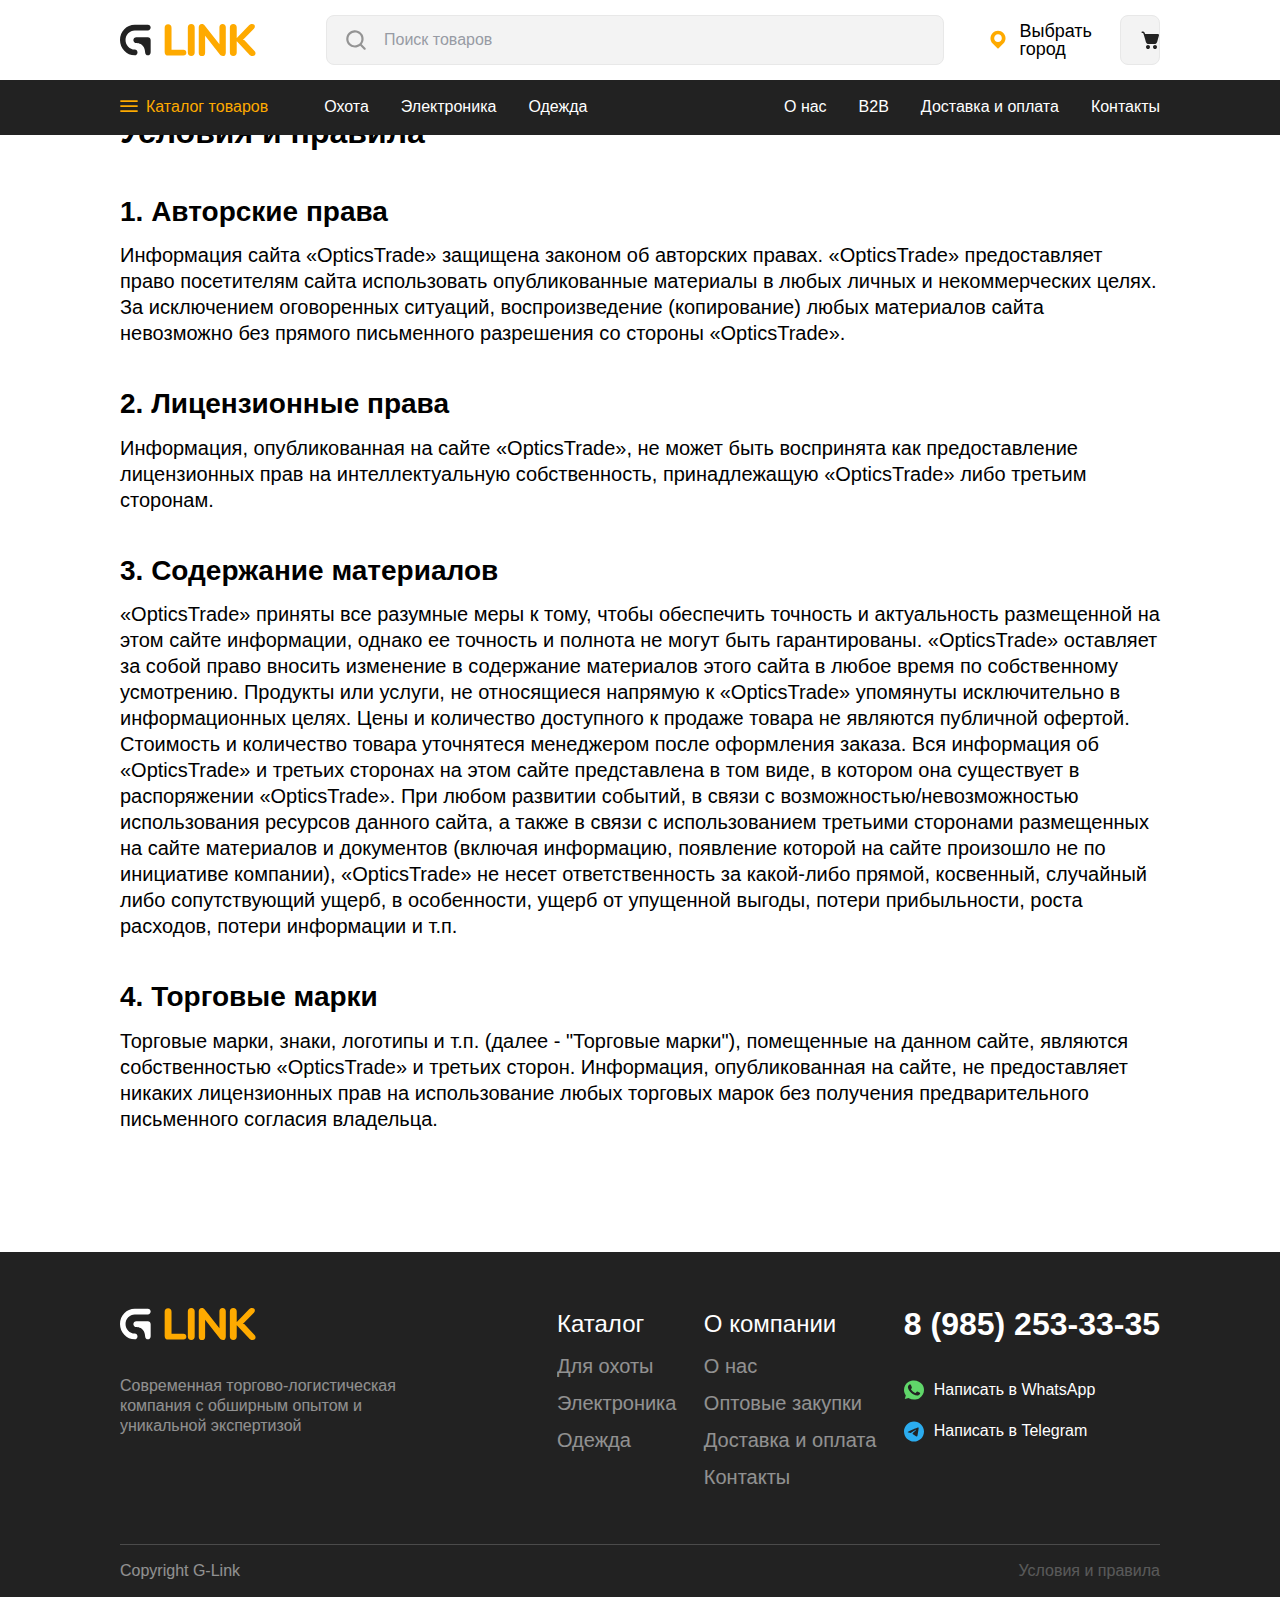
<file: uslovia-i-pravila.html>
<!DOCTYPE html>
<html lang="en" dir="ltr">
  <head>
    <meta charset="utf-8">
     <meta name="viewport" content="width=device-width, initial-scale=1.0">
     <link href="style.css" rel="stylesheet">
    <title>О нас</title>
  </head>
  <body>
    <header>

      <div class="container">
      <div class="g-top-headre">
        <a href="/"><img src="img/Frame 1948758509.svg" alt=""></a>
        <div class="g-search">
          <img src="img/Icons.svg" alt="">
          <p>Поиск товаров</p>
        </div>
        <div class="g-map-cart">
          <div class="">
            <img src="img/Vector (1).svg" alt="">
            <p>Выбрать город</p>
          </div>
          <div class="">
            <img src="img/Vector.svg" alt="">
          </div>
        </div>
      </div>
      </div>


      <div class="g-bottom-header">
        <div class="container">
        <ul class="g-menu-header">
          <li class="menu-item"><a href="/razrab.html"><img src="img/Group 29.svg" alt="">Каталог товаров</a></li>
          <li class="menu-item"><a href="/razrab.html">Охота</a></li>
          <li class="menu-item"><a href="/razrab.html">Электроника</a></li>
          <li class="menu-item"><a href="/razrab.html">Одежда</a></li>
        </ul>
        <ul class="g-menu-header">
          <li class="menu-item"><a href="/about-us.html">О нас</a></li>
          <li class="menu-item"><a href="/razrab.html">B2B</a></li>
          <li class="menu-item"><a href="/dostavka-i-oplata.html">Доставка и оплата</a></li>
          <li class="menu-item"><a href="/contacts.html">Контакты</a></li>
        </ul>
      </div>
      </div>

    </header>


    <main class="uslovia">

<div class="container">

      <h1>Условия и правила</h1>

<div class="g-main-text-block">
    <p class="g-main-title">1. Авторские права</p>
    <p class="g-main-text">Информация сайта «OpticsTrade» защищена законом об авторских правах. «OpticsTrade» предоставляет право посетителям сайта использовать опубликованные материалы в любых личных и некоммерческих целях. За исключением оговоренных ситуаций, воспроизведение (копирование) любых материалов сайта невозможно без прямого письменного разрешения со стороны «OpticsTrade».</p>
    <p class="g-main-title">2. Лицензионные права</p>
    <p class="g-main-text">Информация, опубликованная на сайте «OpticsTrade», не может быть воспринята как предоставление лицензионных прав на интеллектуальную собственность, принадлежащую «OpticsTrade» либо третьим сторонам.</p>
    <p class="g-main-title">3. Содержание материалов</p>
    <p class="g-main-text">«OpticsTrade» приняты все разумные меры к тому, чтобы обеспечить точность и актуальность размещенной на этом сайте информации, однако ее точность и полнота не могут быть гарантированы. «OpticsTrade» оставляет за собой право вносить изменение в содержание материалов этого сайта в любое время по собственному усмотрению. Продукты или услуги, не относящиеся напрямую к «OpticsTrade» упомянуты исключительно в информационных целях. Цены и количество доступного к продаже товара не являются публичной офертой. Стоимость и количество товара уточнятеся менеджером после оформления заказа. Вся информация об «OpticsTrade» и третьих сторонах на этом сайте представлена в том виде, в котором она существует в распоряжении «OpticsTrade». При любом развитии событий, в связи с возможностью/невозможностью использования ресурсов данного сайта, а также в связи с использованием третьими сторонами размещенных на сайте материалов и документов (включая информацию, появление которой на сайте произошло не по инициативе компании), «OpticsTrade» не несет ответственность за какой-либо прямой, косвенный, случайный либо сопутствующий ущерб, в особенности, ущерб от упущенной выгоды, потери прибыльности, роста расходов, потери информации и т.п.</p>
    <p class="g-main-title">4. Торговые марки</p>
    <p class="g-main-text">Торговые марки, знаки, логотипы и т.п. (далее - "Торговые марки"), помещенные на данном сайте, являются собственностью «OpticsTrade» и третьих сторон. Информация, опубликованная на сайте, не предоставляет никаких лицензионных прав на использование любых торговых марок без получения предварительного письменного согласия владельца.</p>

</div>

  </div>
    </main>

    <footer>
<div class="container">

<div class="g-top-footer">
  <div class="g-logo-footer">
    <a href="/"><img src="img/Frame 1948758509 (1).svg" alt=""></a>
    <p>Современная торгово-логистическая компания с обширным опытом и уникальной экспертизой</p>
  </div>

<ul class="g-menu-footer">
  <li><a href="/razrab.html">Каталог</a></li>
  <li><a href="/razrab.html">Для охоты</a></li>
  <li><a href="/razrab.html">Электроника</a></li>
  <li><a href="/razrab.html">Одежда</a></li>
</ul>

<ul class="g-menu-footer">
  <li><a>О компании</a></li>
  <li><a href="/about-us.html">О нас</a></li>
  <li><a href="/opt.html">Оптовые закупки</a></li>
  <li><a href="/dostavka-i-oplata.html">Доставка и оплата</a></li>
  <li><a href="contacts.html">Контакты</a></li>
</ul>

<div class="g-info-footer">
  <p class="g-tel">8 (985) 253-33-35</p>
  <p class="g-whats"><img src="img/Vector (2).svg" alt="">Написать в WhatsApp</p>
  <p class="g-teleg"><img src="img/Vector (3).svg" alt="">Написать в Telegram</p>
</div>
</div>

<div class="g-bottom-footer">
<p>Copyright G-Link</p>
<p><a href="/uslovia-i-pravila.html">Условия и правила</a></p>
</div>

</div>
    </footer>

  </body>
</html>
</file>
<file: style.css>
@font-face {
    font-family: 'Tilda Sans VF', sans-serif ;
    font-style: normal;
    font-weight: 400;
    src: url('/TildaSans-VF.ttf'),
    url('/TildaSans-VF.woff2') format('woff2'),
    url('/TildaSans-VF.woff') format('woff');
}



h1, h2, h3, p, ul, li {
    margin: 0;
    padding: 0;
}
a, a:active, a:hover {
    text-decoration: none;
}
ul, li {
    padding: 0;
    margin: 0;
    list-style: none;
}
body {
    font-family: 'Tilda Sans VF', sans-serif;
    margin: 0;
}
.container {
    max-width: 1200px;
    padding: 0 120px;
    margin: auto;
}
h1 {
    font-size: 32px;
    font-weight: 700;
    line-height: 44px;
}



.g-block-grid {
    padding: 11px 0 24px;
    display: -ms-grid;
    display: grid;
    -ms-grid-columns: 1fr 1fr 1fr;
    grid-template-columns: 1fr 1fr 1fr;
}
p.g-text-p span {
    font-weight: 700;
}
p.g-text-p {
    margin-bottom: 16px;
}
p.g-text-p {
    font-size: 15px;
    font-weight: 400;
    line-height: 19px;
}
.g-block-flex {
    padding: 22px 0;
    display: -webkit-box;
    display: -ms-flexbox;
    display: flex;
    -webkit-box-pack: justify;
    -ms-flex-pack: justify;
    justify-content: space-between;
}
.g-block__item {
    padding: 16px 25px;
    display: -webkit-box;
    display: -ms-flexbox;
    display: flex;
    border-radius: 8px;
    background: #F6F6F6;
    width: 100%;
}
.g-block__item:nth-child(2) {
    margin: 0 16px;
}
.g-block__item img {
    max-width: 48px;
    margin-right: 24px;
}
p.g-text__item {
    max-width: 217px;
    width: 100%;
    -ms-flex-item-align: center;
    -ms-grid-row-align: center;
    align-self: center;
}
.g-banner-but {
    margin: 16px 0;
}
.g-banner-but {
    margin: 16px 0;
    background: #252525;
    height: 278px;
    border-radius: 16px;
    position: relative;
    overflow: hidden;
    padding: 56px;
}
.col-xs-6.bx-filter-parameters-box-container-block.bx-left {
    margin-right: 8px;
}
.g-banner-but img {
    position: absolute;
    right: 0;
    top: 0;
}
p.g-banner-title {
    font-size: 29px;
    font-weight: 700;
    line-height: 52px;
    color: white;
    max-width: 437px;
    margin-bottom: 20px;
}
.product-brand img {
    width: 100%;
    max-width: 140px;
}
.price-bottom-block p {
    margin-right: 10px;
}
.bx-filter .bx-filter-param-label {
    min-height: 20px;
    font-weight: normal;
    cursor: pointer;
    display: flex;
    align-items: center;
}
.g-basket-tov-info {
    margin: 0 auto 0 0;
}
p.g-banner-text {
    color: white;
    max-width: 688px;
    font-size: 21px;
    font-weight: 400;
    line-height: 31.2px;
    margin-bottom: 34px;
}
a.g-but-white.g-but {
    padding: 20px 24px;
    font-size: 16px;
    font-weight: 700;
    line-height: 16px;
    text-align: center;
    border-radius: 8px;
    background: #F3F3F3;
}
.g-block-info {
    padding: 10px 0;
}
.product-item-image-original, .product-item-image-alternative {
    height: auto;
}
img.g-bask-tov-img {
    width: 130px;
    height: -webkit-fill-available;
    margin-right: 10px;
}
.product-item-image-wrapper {
    padding-top: 83%;
}
p.g-text__item {
    font-size: 16px;
    font-weight: 700;
    line-height: 20px;
}
p.g-title {
    font-size: 28px;
    font-weight: 700;
    line-height: 34px;
    margin-bottom: 5px;
}
.g-top-headre>a {
    margin-right: 70px;
    -ms-flex-item-align: center;
    -ms-grid-row-align: center;
    align-self: center;
}
main.g-main .g-block-flex {
    margin-bottom: -10px;
}
main.g-main .g-block-info {
    margin-bottom: 20px;
}
p.g-text-p {
    font-size: 19px;
    font-weight: 400;
    line-height: 24px;
}
main.about-us .g-block-flex {
    padding: 0;
    margin-top: 25px;
}
.g-block-div {
    padding-top: 0px;
    display: -webkit-box;
    display: -ms-flexbox;
    display: flex;
}
.g-block-div .g-block__item {
    background: none;
    -webkit-box-orient: vertical;
    -webkit-box-direction: normal;
    -ms-flex-direction: column;
    flex-direction: column;
    padding: 0;
}
.g-block-div .g-block__item img {
    width: 100%;
    display: block;
    max-width: none;
    margin: 0 0px;
}
p.g-text-title {
    font-size: 28px;
    font-weight: 700;
    line-height: 36.4px;
    margin-bottom: 12px;
}
p.g-block__text {
    font-size: 20px;
    font-weight: 400;
    line-height: 23px;
}
.g-block-brands {
    padding: 40px 0 100px;
    display: -ms-grid;
    display: grid;
    -ms-grid-columns: 1fr 24px 1fr 24px 1fr 24px 1fr 24px 1fr 24px 1fr;
    grid-template-columns: 1fr 1fr 1fr 1fr 1fr 1fr;
    grid-row-gap: 24px;
    grid-column-gap: 24px;
}
.brand-block {
    max-width: 180px;
    height: 180px;
    -ms-grid-column-align: center;
    justify-self: center;
    text-align: center;
    display: -webkit-box;
    display: -ms-flexbox;
    display: flex;
    -webkit-box-orient: vertical;
    -webkit-box-direction: normal;
    -ms-flex-direction: column;
    flex-direction: column;
    -webkit-box-pack: center;
    -ms-flex-pack: center;
    justify-content: center;
}
.brand-block img {
    margin: auto;
}
p.name-brand {
    margin: auto 0 0;
    font-size: 20px;
    font-weight: 600;
    line-height: 26px;
    color: #979BA4;
}
.g-block-grid div:nth-child(2) {
    margin: 0 15px;
    display: -webkit-box;
    display: -ms-flexbox;
    display: flex;
    -webkit-box-orient: vertical;
    -webkit-box-direction: normal;
    -ms-flex-direction: column;
    flex-direction: column;
    -webkit-box-pack: justify;
    -ms-flex-pack: justify;
    justify-content: space-between;
}
.g-block-grid div img:first-child {
    margin-bottom: 15px;
}
.g-block-grid div img {
    width: 100%;
    border-radius: 8px;
    max-width: 390px;
}
.g-block-grid div {
    text-align: center;
}
main.opt .g-block-info {
    padding-top: 0;
}
.g-form {
    padding: 40px 0 60px;
}
.g-catalog-tovar .g-tover__item:hover {
    border: 2px solid #feaa00;
}
.form {
    max-width: 548px;
    width: 100%;
    margin: auto;
    border: 2px solid #EFEFEF;
    border-radius: 16px;
    padding: 10px;
    display: -webkit-box;
    display: -ms-flexbox;
    display: flex;
    -webkit-box-orient: vertical;
    -webkit-box-direction: normal;
    -ms-flex-direction: column;
    flex-direction: column;
}
form.form input.g-but.g-but-yellow {
    margin-top: 5px;
}
.g-form-title {
    font-size: 20px;
    font-weight: 700;
    line-height: 26px;
    padding-bottom: 10px;
    border-bottom: 1px solid #EFEFEF;
    margin-bottom: 10px;
}
.g-name-input {
    font-size: 16px;
    font-weight: 400;
    line-height: 19.2px;
    color: #979BA4;
}
main.opt .g-form {
    padding-top: 0;
}
main.opt .g-block-flex {
    padding: 0px 0 30px;
}
main.opt p.g-text-title {
    margin: 7px 0!important;
    font-size: 25px!important;
}
main.opt p.g-block__text {
    font-size: 17px;
    margin-top: -10px;
}
.g-form-input::-webkit-input-placeholder {
    font-size: 16px;
    font-weight: 400;
    line-height: 19.2px;
    color: #979BA4;
}
.g-form-input::-moz-placeholder {
    font-size: 16px;
    font-weight: 400;
    line-height: 19.2px;
    color: #979BA4;
}
.g-form-input:-ms-input-placeholder {
    font-size: 16px;
    font-weight: 400;
    line-height: 19.2px;
    color: #979BA4;
}
.g-form-input::-ms-input-placeholder {
    font-size: 16px;
    font-weight: 400;
    line-height: 19.2px;
    color: #979BA4;
}
.g-form-input::placeholder {
    font-size: 16px;
    font-weight: 400;
    line-height: 19.2px;
    color: #979BA4;
}

.g-form-input {
    font-size: 16px;
    font-weight: 400;
    line-height: 19.2px;
    padding: 10px 16px;
    border-radius: 8px;
    background: #F3F3F3;
    margin-bottom: 10px;
    margin-top: 6px;
    color: #222222;
    border: 1px solid #E8E8E8;
}
.g-form-block:nth-child(6) .g-form-input {
    height: 123px;
}
.g-but.g-but-yellow {
    cursor: pointer;
    border-radius: 8px;
    padding: 18px 0;
    background: #FEAA00;
    width: 100%;
    display: block;
    text-align: center;
    font-size: 16px;
    font-weight: 700;
    line-height: 16px;
    color: #222222;
    border: none;
}
.g-left-menu {
    max-width: 282px;
    width: 100%;
    border-radius: 16px;
    display: -webkit-box;
    display: -ms-flexbox;
    display: flex;
    -webkit-box-orient: vertical;
    -webkit-box-direction: normal;
    -ms-flex-direction: column;
    flex-direction: column;
    height: auto;
    margin-right: 24px;
    position: relative;
}
.g-left-menu p {
    padding: 10px 20px;
    font-size: 16px;
    font-weight: 500;
    line-height: 20.8px;
}
.g-left-menu p:first-child {
    background: #FFF3E4;
    border-left: 2px solid #EFEFEF;
    border-top: 2px solid #EFEFEF;
    border-right: 2px solid #EFEFEF;
    border-radius: 16px 16px 0 0;
}
.g-left-menu p:last-child {
    border-radius: 0 0 16px 16px;
    border-left: 2px solid #EFEFEF;
    border-bottom: 2px solid #EFEFEF;
    border-right: 2px solid #EFEFEF;
}
h3 {
    font-size: 26px;
    font-weight: 700;
    line-height: 30.4px;
    margin-bottom: 13px;
}
.g-right-info img {
    margin: 3px 0 30px;
}
p.g-title-text {
    font-size: 20px;
    font-weight: 700;
    line-height: 26px;
    margin-bottom: 12px;
}
main.dostavka p.g-text-p {
    font-size: 19px;
    font-weight: 400;
    line-height: 25.2px;
}
.g-text-p-weight {
    font-weight: 700;
    font-size: 19px;
    line-height: 25.2px;
}
.g-left-menu div {
    position: fixed;
    width: 100%;
    max-width: 282px;
    display: contents;
}
main.contacts .g-block-info {
    display: -webkit-box;
    display: -ms-flexbox;
    display: flex;
    -webkit-box-pack: justify;
    -ms-flex-pack: justify;
    justify-content: space-between;
}
p.g-name-contact {
    font-size: 21px;
    font-weight: 700;
    line-height: 24.8px;
    margin-bottom: 2px;
}
p.g-text-contact {
    font-size: 17px;
    font-weight: 400;
    line-height: 28px;
    margin-bottom: 10px;
}
.g-block-contact {
    display: -webkit-box;
    display: -ms-flexbox;
    display: flex;
}
.g-block-contact div {
    margin-right: 40px;
}
.g-block-info img {
    border-radius: 16px;
}
p.g-main-title {
    font-size: 28px;
    font-weight: 700;
    line-height: 36.4px;
    margin-bottom: 12px;
}
p.g-main-text {
    font-size: 20px;
    font-weight: 400;
    line-height: 26px;
    margin-bottom: 40px;
}
.g-main-text-block {
    padding: 40px 0 80px;
}
.g-top-headre>a {
    display: -webkit-box;
    display: -ms-flexbox;
    display: flex;
    -webkit-box-pack: justify;
    -ms-flex-pack: justify;
    justify-content: space-between;
}
.g-map-cart {
    display: -webkit-box;
    display: -ms-flexbox;
    display: flex;
}
.g-top-headre:a {
    margin-right: 70px;
    -ms-flex-item-align: center;
    -ms-grid-row-align: center;
    align-self: center;
}
header {
    margin-bottom: 20px;
    position: fixed;
    width: 100%;
    z-index: 99;
}
header>.container {
    background: white;
}
main {
    padding-top: 110px;
}
.g-search {
    margin: auto auto auto 0;
    max-width: -webkit-fill-available;
    width: 100%;
    border-radius: 8px;
    background: #F3F3F3;
    height: 48px;
    border: 1px solid #E8E8E8;
    padding: 0 16px;
    -ms-flex-line-pack: center;
    align-content: center;
    display: -webkit-box;
    display: -ms-flexbox;
    display: flex;
}
.g-search img {
    margin: 0;
}
.g-search img {
    margin-right: 15px;
    width: 26px;
}
.g-search p {
    -ms-flex-line-pack: center;
    align-content: center;
    color: #979BA4;
}
.g-map-cart div:first-child {
    display: -webkit-box;
    display: -ms-flexbox;
    display: flex;
}
.g-map-cart div:first-child img {
    width: 16px;
    margin-right: 13px;
}
.g-map-cart div:first-child p {
    -ms-flex-line-pack: center;
    align-content: center;
    margin-right: 28px;
    font-size: 18px;
    font-weight: 500;
    line-height: 18px;
}
.g-map-cart div:last-child {
    background: #F3F3F3;
    border-radius: 8px;
    width: 56px;
    height: 48px;
    -ms-flex-line-pack: center;
    align-content: center;
    text-align: center;
}
.g-map-cart div:last-child {
    background: #F3F3F3;
    border-radius: 8px;
    width: 56px;
    height: 48px;
    -ms-flex-line-pack: center;
    align-content: center;
    text-align: center;
    border: 1px solid #E8E8E8;
    width: auto;
    display: -webkit-box;
    display: -ms-flexbox;
    display: flex;
    -webkit-box-pack: center;
    -ms-flex-pack: center;
    justify-content: center;
    -webkit-box-align: center;
    -ms-flex-align: center;
    align-items: center;
    padding: 0 0px 0px 20px;
}
p.price-cart a {
    padding-right: 7px;
}
p.price-cart a, p.price-cart a:active, p.price-cart a:hover {
    color: #252525;
}
.g-block-basket>a {
    padding-right: 13px;
}
.g-map-cart div:first-child {
    margin-left: 46px;
}
.g-top-headre {
    display: -webkit-box;
    display: -ms-flexbox;
    display: flex;
    -webkit-box-pack: justify;
    -ms-flex-pack: justify;
    justify-content: space-between;
    padding: 15px 0;
}
.g-bottom-header {
    background: #222222;
    padding: 0px 0;
    color: white;
}
.g-bottom-header .container {
    display: -webkit-box;
    display: -ms-flexbox;
    display: flex;
    -webkit-box-pack: justify;
    -ms-flex-pack: justify;
    justify-content: space-between;
}
.g-menu-header {
    display: -webkit-box;
    display: -ms-flexbox;
    display: flex;
}
.g-menu-header li {
    -ms-flex-line-pack: center;
    align-content: center;
    list-style: none;
}
.g-menu-header>li a, .g-menu-header li span a {
    color: white;
    font-size: 16px;
    font-weight: 500;
    line-height: 20.8px;
}
.g-menu-header:first-child li:first-child {
    padding: 17px 0;
}
li.menu-item img {
    margin-right: 8px;
}
.g-menu-header:first-child li {
    margin-right: 32px;
    -ms-flex-line-pack: center;
    align-content: center;
}
.g-menu-header:last-child li {
    margin-left: 32px;
}
.g-menu-header:first-child li:first-child {
    color: #FEAA00;
}
header {
    margin-bottom: 20px;
}
footer {
    padding-top: 56px;
}
footer {
    padding-top: 56px;
    background: #222222;
}
.g-top-footer {
    display: -webkit-box;
    display: -ms-flexbox;
    display: flex;
    -webkit-box-pack: justify;
    -ms-flex-pack: justify;
    justify-content: space-between;
}
.g-logo-footer p {
    font-size: 16px;
    font-weight: 400;
    line-height: 20px;
    color: #FFFFFF;
    opacity: 50%;
    margin-top: 32px;
    max-width: 317px;
    width: 100%;
}
.g-logo-footer {
    margin-right: 120px;
}
ul.g-menu-footer {
    margin: 0 auto 0 0;
}
ul.g-menu-footer a {
    font-size: 20px;
    font-weight: 400;
    line-height: 20px;
    color: white;
    opacity: 50%;
}
ul.g-menu-footer li {
    margin-bottom: 16px;
}
ul.g-menu-footer li:first-child a {
    font-size: 24px;
    font-weight: 500;
    line-height: 31.92px;
    color: white;
    opacity: 1;
}
p.g-tel {
    font-size: 32px;
    font-weight: 700;
    line-height: 32px;
    color: white;
    margin-bottom: 40px;
}
p.g-whats, p.g-teleg {
    font-size: 16px;
    font-weight: 500;
    line-height: 20.8px;
    color: white;
    display: -webkit-box;
    display: -ms-flexbox;
    display: flex;
    margin-bottom: 21px;
}
p.g-whats img, p.g-teleg img {
    margin-right: 10px;
}
.g-top-footer {
    margin-bottom: 40px;
}
.g-bottom-footer {
    border-top: 1px solid #4b4b4b;
    padding: 16px 0;
    display: -webkit-box;
    display: -ms-flexbox;
    display: flex;
    -webkit-box-pack: justify;
    -ms-flex-pack: justify;
    justify-content: space-between;
}
.g-bottom-footer p, .g-bottom-footer p a {
    font-size: 16px;
    font-weight: 400;
    line-height: 20px;
    color: white;
    opacity: 50%;
}
.g-menu-header:first-child li:first-child a {
    color: #FEAA00;
}
.g-menu-header:first-child li:first-child {
    margin-right: 36px;
    padding-right: 20px;
    padding-left: 20px;
    margin-left: -20px;
    width: -webkit-max-content;
    width: -moz-max-content;
    width: auto;
}
.g-menu-header:first-child li:first-child:hover {
    background: #FEAA00;
}
.g-menu-header:first-child li:first-child:hover a {
    color: black;
    display: -webkit-box;
    display: -ms-flexbox;
    display: flex;
}
ul.m-sub-top-menu {
    position: absolute;
    height: -webkit-fill-available;
    background: white;
    width: 92%;
    top: 85px;
    overflow: auto;
    display: none;
}
ul.m-top-menu li:hover {
    .m-sub-top-menu, .m-sub-block {
        display: block;
    }
}

.m-sub-block {
    z-index: 999;
    display: block;
    position: relative;
    left: -17px;
    display: block;
}
span.nav-title a>img {
    margin-right: 8px;
}
.title-m-menu {
    width: 100%;
    display: -webkit-box;
    display: -ms-flexbox;
    display: flex;
    -webkit-box-pack: justify;
    -ms-flex-pack: justify;
    justify-content: space-between;
}
.title-m-menu>img {
    margin: 0 0 0 auto;
}

.nav li {
    position: relative;
}

.sub-menu {
    display: none;
    position: absolute;
    left: 0;
}
.sub-sub-menu, .sub-sub-sub-menu  {
    display: none;
    left: 259px;
    position: absolute;
    z-index: 99;
    background: white;
    top: 0;
    padding-left: 0;
    max-width: 260px;
    width: 260px;
    -webkit-box-shadow: 0px 0px 24px 0px #00000014;
    box-shadow: 0px 0px 24px 0px #00000014;
}
.two-i {
    display:none;
}

.nav li:hover {
    .sub-menu {
        display: block;
        width: -webkit-max-content;
        width: -moz-max-content;
        width: max-content;
    }
    .one-i{display:none}
    .two-i {
        display: block;
        margin-right: 15px;
    }
}

.p-city-main {
    position: relative;
}
.p-sub-menu, .p-sub-sub-menu {
    display: none;
}
.nav-menu li:hover > .p-sub-menu {
    display: block;
    width: -webkit-max-content;
    width: -moz-max-content;
    width: max-content;
}
.p-sub-menu li:hover > .p-sub-sub-menu {
    display: block;
    width: -webkit-max-content;
    width: -moz-max-content;
    width: max-content;
}
ul.nav-menu {
    width: 30%;
}
.p-sub-menu {
    position: absolute;
    z-index: 99;
    background: white;
    width: 30%!important;
    left: 30%;
    top: 0;
}
.p-sub-sub-menu {
    position: absolute;
    z-index: 99;
    background: white;
    width: 100%!important;
    left: 100%;
    top: 0;
}


.sub-menu li:hover > .sub-sub-menu {
    display: block;
    width: -webkit-max-content;
    width: -moz-max-content;
    width: max-content;
}
.sub-sub-menu li:hover > .sub-sub-sub-menu {
    display: block;
    width: -webkit-max-content;
    width: -moz-max-content;
    width: max-content;
}

ul.sub-menu a {
    color: black;
}
.sub-menu {
    position: absolute;
    left: 0px;
    z-index: 99;
    background: white;
    top: 55px;
    padding-left: 0;
    width: 260px;
}
ul.sub-menu li {
    padding: 17px 20px 17px 20px!important;
    margin: 0!important;
}
ul.sub-menu a {
    color: #252525!important;
    font-size: 16px;
    font-weight: 500;
    line-height: 20.8px;
}
ul.sub-menu li:hover a:not(.sub-sub-menu a, .sub-sub-sub-menu a) {
    font-weight: 700;
}
ul.sub-sub-menu li:hover a:not(.sub-sub-sub-menu a) {
    font-weight: 700;
}
ul.sub-sub-sub-menu li:hover a {
    font-weight: 700;
}
ul.sub-menu li:hover {
    background: #feaa00 !important;
}
/* p.g-name-tover a {
    font-size: 15px;
    line-height: 14px!important;
} */
ul.sub-menu li {
    width: 220px;
}
form.g-block-search {
    width: -webkit-fill-available;
}
.m-sub-block {
    display: none;
}
p.g-search input[type="search"] {
    width: 100%;
    outline: none;
    border: none;
    background: #f3f3f3;
    font-size: 16px;
    font-weight: 400;
    line-height: 19.2px;
    text-align: left;
}
p.g-search input[type="submit"] {
    font-size: 27px;
    border: none;
    padding: 0 16px 0 0;
    color: #949494;
    cursor: pointer;
    width: 42px;
}
div.search-popup-row {
    background: #FFFFFF!important;
    /* padding: 17px 20px 17px 20px!important; */
}
div.search-popup-row:not(div.search-popup-row:last-child) {
    border-bottom: 1px solid #80808024!important;
}
div.search-popup {
    border: 1px solid #feaa00!important;
    border-radius: 8px!important;
    padding: 17px !important;
}

.two-i {
    width: 11px;
}
.g-map-cart {
    display: -webkit-box;
    display: -ms-flexbox;
    display: flex;
    width: auto;
    -webkit-box-pack: end;
    -ms-flex-pack: end;
    justify-content: end;
}






/* ---------------------------------------- */

.banner-but {
    position: absolute;
    top: 65%;
    left: 28%;
}
.slick-initialized .slick-slide {
    display: block;
    position: relative;
}
.slick-prev:before, .slick-next:before {
    font-family: 'slick';
    font-size: 55px!important;
    line-height: 1;
    opacity: 0!important;
    color: white;
    -webkit-font-smoothing: antialiased;
    -moz-osx-font-smoothing: grayscale;
}
.slick-prev:before {
    content: '←';
    margin-left: -36px;
}


p.g-name-category {
    position: absolute;
    bottom: 44px;
    left: 0;
    right: 0;
    margin: auto;
    text-align: center;
    color: white;
    font-size: 24px;
}
.g-block-div .g-block__item img {
    width: 100%;
    display: block;
    max-width: none;
    margin: 0;
    position: absolute;
    z-index: -1;
}
.g-block-div .g-block__item {
    background: none;
    -webkit-box-orient: vertical;
    -webkit-box-direction: normal;
    -ms-flex-direction: column;
    flex-direction: column;
    padding: 0;
    height: 279px;
    position: relative;
    -webkit-box-shadow: inset 0px -59px 46px #0000009c;
    box-shadow: inset 0px -59px 46px #0000009c;
    border-radius: 15px;
}
.g-block-info {
    margin-bottom: 40px;
}
.g-block-brands.slick-initialized.slick-slider {
    width: 87%;
}
.g-main-box-brand a {
    -ms-flex-line-pack: center;
    align-content: center;
}
.g-block-brands.slick-initialized.slick-slider {
    width: 85.5%;
    padding: 0px 0;
}
.g-main-box-brand {
    display: -webkit-box;
    display: -ms-flexbox;
    display: flex;
    height: 150px;
}
.brand-block.slick-slide {
    height: 162px;
    display: -webkit-box!important;
    display: -ms-flexbox!important;
    display: flex!important;
    margin: 0 13px;
}
.g-main-box-brand {
    display: -webkit-box;
    display: -ms-flexbox;
    display: flex;
    margin-bottom: 20px;
}
.g-main-box-brand a {
    -ms-flex-line-pack: center;
    align-content: center;
    cursor: pointer;
}
.banner-but a {
    cursor: pointer;
}
.g-tover__item {
    border-radius: 16px;
    border: 2px solid #EFEFEF;
    padding: 14px;
    margin: 0 12px;
}
.g-tover__item img {
    width: 100%;
    margin-bottom: 34px;
}
p.g-name-tover {
    color: #979BA4;
    font-size: 20px;
    font-weight: 600;
    line-height: 16px;
    margin-bottom: 5px;
    max-height: 54px;
    min-height: 54px;
    overflow: hidden;
    display: block;
}
.g-price-tover {
    display: -webkit-box;
    display: -ms-flexbox;
    display: flex;
    -ms-flex-wrap: wrap;
    flex-wrap: wrap;
}
p.g-main-price {
    font-size: 20px;
    font-weight: 700;
    line-height: 24px;
    color: #222222;
    margin-right: 16px;
}
p.g-sub-price {
    font-size: 16px;
    font-weight: 600;
    line-height: 16px;
    letter-spacing: -0.02em;
    -ms-flex-item-align: center;
    -ms-grid-row-align: center;
    align-self: center;
    text-decoration: line-through;
    color: #979BA4;
}

a.g-button-pay {
    margin-top: 24px;
    background: #FEAA00;
    width: 100%;
    display: -webkit-box;
    display: -ms-flexbox;
    display: flex;
    height: 44px;
    border-radius: 8px;
    -webkit-box-pack: center;
    -ms-flex-pack: center;
    justify-content: center;
    -webkit-box-align: center;
    -ms-flex-align: center;
    align-items: center;
    font-size: 16px;
    font-weight: 700;
    line-height: 16px;
    text-align: center;
    cursor: pointer;
    color: #252525;
}

.g-catalog-tovar .g-tover__item a.g-button-pay {
    margin-top: 8px;
    height: 41px;
    font-size: 16px;
}

main.about-us .g-block-info .g-block__item {
    margin: 0 0 10px!important;
}


.g-name-block {
    display: -webkit-box;
    display: -ms-flexbox;
    display: flex;
    -webkit-box-pack: justify;
    -ms-flex-pack: justify;
    justify-content: space-between;
}
p.g-title {
    -ms-flex-line-pack: center;
    align-content: center;
}
.g-block-tovar.slick-initialized.slick-slider {
    margin: 20px 0 40px;
}
.g-arrow-tovar a {
    cursor: pointer;
}
.g-block-div {
    padding-top: 20px;
}

.g-main-catalog {
    margin-top: 20px;
}
.g-filter-category {
    border: 2px solid #EFEFEF;
    padding: 12px;
    border-radius: 16px;
    margin-bottom: 6px;
}
.g-main-catalog {
    display: -webkit-box;
    display: -ms-flexbox;
    display: flex;
    -webkit-box-pack: justify;
    -ms-flex-pack: justify;
    justify-content: space-between;
}
.g-filter {
    max-width: 268px;
    width: 100%;
    margin-right: 14px;
}
.g-catalog-tovar {
    width: 100%;
    display: -ms-grid;
    display: grid;
    -ms-grid-columns: 1fr 24px 1fr 24px 1fr 24px 1fr;
    grid-template-columns: 1fr 1fr 1fr 1fr;
    grid-row-gap: 10px;
    grid-column-gap: 10px;
    height: -webkit-fill-available;
}
.g-filter-category {
    border: 2px solid #EFEFEF;
    padding: 20px;
    border-radius: 16px;
    margin-bottom: 9px;
}
.g-filter-category p a{
    font-size: 16px;
    font-weight: 500;
    line-height: 20.8px;
}
.g-filter-category p:not(.g-filter-category p.box-more) {
    margin-bottom: 10px;
}
.g-filter-category p.more {
    margin-bottom: 0!important;
}
p.more {
    color: #FEAA00;
    cursor: pointer;
}
.g-filter-main {
    border: 2px solid #EFEFEF;
    padding: 10px;
    border-radius: 16px;
}
.bx-filter .bx-filter-input-container input {
    width: 74px!important;
}
.check-container, .filter-title {
    margin-bottom: 9px!important;
}
.bx-filter-parameters-box-container {
    padding-bottom: 14px;
}
.filter-price {
    display: -webkit-box;
    display: -ms-flexbox;
    display: flex;
    -webkit-box-pack: justify;
    -ms-flex-pack: justify;
    justify-content: space-between;
    width: 100%;
}
.more-block {
    margin: 0 0 0 auto;
}
p.name-filter {
    font-size: 20px;
    font-weight: 600;
    line-height: 26px;
    color: #222222;
    margin-bottom: 5px;
}
.g-filter-main label {
    font-size: 16px;
    font-weight: 500;
    line-height: 20.8px;
}
.g-filter-main>div {
    margin-bottom: 24px;
    border-bottom: 1px solid #EFEFEF;
    padding-bottom: 20px;
}
.g-filter-main>div>div,
.g-filter-main>div .box-more div {
    margin-bottom: 17px;
}
.g-filter-buttons {
    display: -webkit-box;
    display: -ms-flexbox;
    display: flex;
    -webkit-box-orient: vertical;
    -webkit-box-direction: normal;
    -ms-flex-direction: column;
    flex-direction: column;
    border: none!important;
    margin-bottom: 0!important;
    padding-bottom: 0!important;
}
a.folter-search {
    height: 48px;
    border-radius: 8px;
    background: #FEAA00;
    display: -webkit-box;
    display: -ms-flexbox;
    display: flex;
    -webkit-box-pack: center;
    -ms-flex-pack: center;
    justify-content: center;
    -webkit-box-align: center;
    -ms-flex-align: center;
    align-items: center;
    font-size: 16px;
    font-weight: 700;
    line-height: 16px;
    color: #222222;
    margin-bottom: 10px;
}
a.folter-clear {
    background: #FFF3E4;
    height: 48px;
    border-radius: 8px;
    display: -webkit-box;
    display: -ms-flexbox;
    display: flex;
    -webkit-box-pack: center;
    -ms-flex-pack: center;
    justify-content: center;
    -webkit-box-align: center;
    -ms-flex-align: center;
    align-items: center;
    font-size: 16px;
    font-weight: 700;
    line-height: 16px;
    color: #FEAA00;
    margin-bottom: 0px;
}
main.about-us .g-block-flex {
    padding: 0;
}
main.about-us .g-block-info {
    padding: 0px 0;
}
main.opt .g-block-info {
    margin-bottom: 0;
    padding-bottom: 20px;
}
main.dostavka p.g-text-p {
    margin-bottom: 15px;
}
.g-catalog-tovar .g-tover__item {
    margin: 0;
}
a {
    cursor:pointer;
}
.g-catalog-text {
    margin-top: 50px;
    margin-bottom: 0px;
}

.box-more {
    overflow: hidden;
    height: auto;
}
.filter-title {
    display: -webkit-box;
    display: -ms-flexbox;
    display: flex;
    -webkit-box-pack: justify;
    -ms-flex-pack: justify;
    justify-content: space-between;
}
.more-block img {
    cursor: pointer;
}
.bread a {
    font-size: 14px;
    font-weight: 400;
    line-height: 16.8px;
    text-align: left;
    color: #222222;
}
.bread {
    display: -webkit-box;
    display: -ms-flexbox;
    display: flex;
    margin-bottom: 20px;
}
.bread p {
    margin: -2px 6px;
}
.bread a:first-child {
    opacity: 50%;
}


main.product h1 {
    margin-bottom: 20px;
}
.g-product-art {
    display: -webkit-box;
    display: -ms-flexbox;
    display: flex;
}
p.product-art {
    font-size: 16px;
    font-weight: 500;
    line-height: 24px;
    letter-spacing: -0.02em;
    margin-right: 24px;
}
.g-product-art p {
    color: #979BA4;
    margin-top: -20px;
}

p.join {
    display: -webkit-box;
    display: -ms-flexbox;
    display: flex;
}
p.join img {
    width: 14px;
    margin-right: 4px;
    margin-top: -6px;
}
.g-product-main {
    display: -webkit-box;
    display: -ms-flexbox;
    display: flex;
}
.g-product-photo {
    max-width: 466px;
    width: 100%;
    margin-right: 24px;
}
.g-product-param {
    max-width: 343px;
    width: 100%;
}
.g-product-param {
    max-width: 343px;
    width: 100%;
    margin-right: 24px;
}
.g-product-price {
    max-width: 343px;
    width: 100%;
}
.g-product-param li {
    display: -webkit-box;
    display: -ms-flexbox;
    display: flex;
    -webkit-box-pack: justify;
    -ms-flex-pack: justify;
    justify-content: space-between;
    padding: 8px 0;
    border-bottom: 1px solid #EFEFEF;
}
.g-product-param li p:first-child {
    font-size: 16px;
    font-weight: 400;
    line-height: 19.2px;
    color: #5D5D5D;
}
.g-product-param li p:last-child {
    font-size: 16px;
    font-weight: 500;
    line-height: 19.2px;
    color: #262626;
}
.g-product-param li:first-child {
    padding-top: 0;
}
.g-product-param li:last-child {
    border-bottom: none;
}
.g-product-main p.more-param {
    margin-top: 20px;
}
.g-product-main p.more-param a{
    font-size: 16px;
    font-weight: 600;
    line-height: 19.2px;
    color: #FEAA00;
}

p.product-about-title {
    margin-top: 32px;
    font-size: 20px;
    font-weight: 700;
    line-height: 26px;
    margin-bottom: 16px;
}
p.product-about-text {
    font-size: 16px;
    font-weight: 400;
    line-height: 19.2px;
    color: #5D5D5D;
}
.g-product-main p.more-param:last-child {
    margin-top: 8px;
}
.price-top-block {
    padding: 12px;
    border-radius: 16px;
    border: 2px solid #EFEFEF;
    margin-bottom: 10px;
}
.g-product-block-price {
    display: -webkit-box;
    display: -ms-flexbox;
    display: flex;
    -webkit-box-align: center;
    -ms-flex-align: center;
    align-items: center;
}
p.product-price-main {
    font-size: 32px;
    font-weight: 700;
    line-height: 32px;
    letter-spacing: -0.02em;
    margin-right: 16px;
}
p.product-price-sub {
    font-size: 20px;
    font-weight: 700;
    line-height: 20px;
    letter-spacing: -0.02em;
    text-decoration: line-through;
    color: #979BA4;
}
p.product-nalichie {
    font-size: 16px;
    font-weight: 600;
    line-height: 20.8px;
    color: #DC4A4C;
    margin-top: 8px;
}
.g-button-pay.not-active {
    background: #F3F3F3;
    color: #979BA4;
    cursor: auto;
}
button.g-button-pay {
    margin-top: 13px;
    background: #FEAA00;
    width: 100%;
    display: -webkit-box;
    display: -ms-flexbox;
    display: flex;
    height: 44px;
    border-radius: 8px;
    -webkit-box-pack: center;
    -ms-flex-pack: center;
    justify-content: center;
    -webkit-box-align: center;
    -ms-flex-align: center;
    align-items: center;
    font-size: 14px;
    font-weight: 700;
    line-height: 16px;
    text-align: center;
    cursor: pointer;
    color: #252525;
    border-width: 0px;
}
.price-bottom-block {
    padding: 20px;
    border-radius: 16px;
    border: 2px solid #EFEFEF;
    display: -webkit-box;
    display: -ms-flexbox;
    display: flex;
    -webkit-box-pack: justify;
    -ms-flex-pack: justify;
    justify-content: space-between;
    -webkit-box-align: center;
    -ms-flex-align: center;
    align-items: center;
}
.price-bottom-block p {
    display: -webkit-box;
    display: -ms-flexbox;
    display: flex;
    font-size: 16px;
    font-weight: 400;
    line-height: 19.2px;
}
.price-bottom-block p img {
    margin-right: 12px;
    margin-top: -3px;
}
.small-photo.slick-initialized.slick-slider {
    width: 60%;
}
.block-small-photo {
    display: -webkit-box;
    display: -ms-flexbox;
    display: flex;
    height: 100px;
    align-items: center;
}
a.slick-prev-photo.slick-arrow img, a.slick-next-photo.slick-arrow img {
    width: 70px;
    height: 70px;
    margin: auto;
}
.g-product-main {
    padding-bottom: 40px;
}
.small-photo.slick-initialized.slick-slider {
    height: 100px;
    align-content: center;
}
main.product .g-block-flex {
    padding: 0;
}

p.param-title-info {
    font-size: 24px;
    font-weight: 500;
    line-height: 33.6px;
    color: #979BA4;
    margin-right: 30px;
    padding-bottom: 10px;
}
.g-product-info-title {
    margin-bottom: 17px;
}
p.info-name {
    font-size: 19px;
    font-weight: 600;
    line-height: 31.2px;
    margin-bottom: 6px;
}
.product-info-param li {
    display: -webkit-box;
    display: -ms-flexbox;
    display: flex;
    -webkit-box-pack: justify;
    -ms-flex-pack: justify;
    justify-content: space-between;
    padding: 5px 0;
}
.product-info-param li p:last-child {
    font-size: 20px;
    font-weight: 500;
    line-height: 24px;
    text-align: right;
    color: #262626;
}
.product-info-param li p:first-child {
    font-size: 18px;
    font-weight: 400;
    line-height: 24px;
    text-align: left;
    color: #5d5d5d;
}
.product-info-param li a, .product-info-param li p {
    font-size: 16px!important;
}
.product-info-param ul {
    margin-bottom: 40px;
}
.product-info-param li {
    display: -webkit-box;
    display: -ms-flexbox;
    display: flex;
    -webkit-box-pack: justify;
    -ms-flex-pack: justify;
    justify-content: space-between;
    padding: 5px 0;
    border-bottom: 1px solid #EFEFEF;
}
.product-info-param li:last-child {
    border-bottom: none;
}
.product-info-param {
    max-width: 400px;
    width: 100%;
}
.g-product-param-main {
    padding-top: 29px;
    margin-bottom: 32px;
}
.g-product-info-title {
    display: -webkit-box;
    display: -ms-flexbox;
    display: flex;
}
p.param-title-info.active {
    font-size: 24px;
    font-weight: 700;
    line-height: 33.6px;
    text-align: left;
    color: #222222;
    border-bottom: 1px solid #FEAA00;
}
.g-product-info-title p {
    cursor: pointer;
}

.g-product-text-bottom {
    padding-bottom: 50px;
}
.product-info-text {
    max-width: 894px;
    width: 100%;
}
.g-block-brands .slick-slide img {
    display: block;
    max-width: 105px;
    width: 100%;
    max-height: 65px;
    height: auto;
}

p.g-name-tover a, p.g-name-tover a:active, p.g-name-tover a:hover {
    color: #717581 !important;
    font-size: 15px;
}
.col-lg-12.bx-filter-parameters-box.bx-active:first-child .bx-filter-block .row.bx-filter-parameters-box-container {
    display: -webkit-box;
    display: -ms-flexbox;
    display: flex;
    -webkit-box-pack: space-evenly;
    -ms-flex-pack: space-evenly;&nbsp;}
.col-lg-12.bx-filter-parameters-box.bx-active:first-child .bx-filter-block .row.bx-filter-parameters-box-container>div {
    display: -webkit-box;
    display: -ms-flexbox;
    display: flex;
    -webkit-box-align: center;
    -ms-flex-align: center;
    align-items: center;
}
.col-lg-12.bx-filter-parameters-box.bx-active:first-child .bx-filter-block .row.bx-filter-parameters-box-container>div i {
    margin-right: 7px;
}
.col-lg-12.bx-filter-parameters-box.bx-active:first-child .bx-filter-block .row.bx-filter-parameters-box-container>div input {
    border: 1px solid #feaa00;
    border-radius: 6px;
    height: 33px;
}
img.but-search {
    position: absolute;
    top: 27px;
}
p.g-search input[type="submit"] {
    opacity: 0;
}
.nut-banner-catalog {
    position: absolute;
    z-index: 999;
    background: #feaa00;
    bottom: 138px;
    left: 56px;
    border-radius: 8px;
    font-size: 16px;
    font-weight: 700;
    line-height: 16px;
    padding: 21px 30px 21px 30px;
}
.nut-banner-catalog a, .nut-banner-catalog a:active, .nut-banner-catalog a:active {
    color: #222222;
}
.popup-city {
    position: fixed;
    top: 0;
    background: white;
    max-width: 1080px;
    width: 100%;
    margin: auto;
    left: 0;
    right: 0;
    padding: 20px;
    overflow: auto;
}
.p-title {
    display: -webkit-box;
    display: -ms-flexbox;
    display: flex;
    -webkit-box-pack: justify;
    -ms-flex-pack: justify;
    justify-content: space-between;
    padding-bottom: 20px;
    border-bottom: 1px solid #EFEFEF;
    margin-bottom: 20px;
}
.p-title p {
    font-size: 20px;
    font-weight: 700;
    line-height: 26px;
    text-align: left;
}
.p-search {
    position: relative;
    margin-bottom: 20px;
}
.p-search img.but-search {
    top: 11px;
}
.p-search .g-search {
    width: 100%;
    max-width: -webkit-fill-available;
    padding-right: 0;
}
.p-flex-city {
    display: -webkit-box;
    display: -ms-flexbox;
    display: flex;
    -ms-flex-wrap: wrap;
    flex-wrap: wrap;
    padding-bottom: 8px;
    border-bottom: 1px solid #EFEFEF;
    margin-bottom: 20px;
}
a.p-tag-city {
    padding: 12px 16px 12px 16px;
    border-radius: 100px;
    background: #F3F3F3;
    border: 1px solid #E8E8E8;
    margin-right: 12px;
    margin-bottom: 12px;
}
a.p-tag-city, a.p-tag-city:active, a.p-tag-city:hover {
    font-size: 16px;
    font-weight: 400;
    line-height: 19.2px;
    color: #252525;
}



ul.nav-menu li {
    font-size: 16px;
    font-weight: 500;
    line-height: 20.8px;
    text-align: left;
    padding: 17px 20px;
}
ul.nav-menu, ul.p-sub-menu, ul.p-sub-sub-menu {
    font-size: 20px;
    font-weight: 700;
    line-height: 26px;
    text-align: left;
    height: 100%;
}
.p-city-main ul li:first-child {
    margin-top: 16px;
}
ul.nav-menu li:hover,
ul.p-sub-menu li:hover,
ul.p-sub-sub-menu li:hover{
    background: #FFF3E4;
    font-weight: 700;
}
.fon {
    display: none;
    width: 100%;
    position: fixed;
    background: #0000001c;
    z-index: 99;
    left: 0;
    right: 0;
    height: 100vh;
    top: 0;
    bottom: 0;
    margin: auto;
}
.popup-city {
    display: none;
    position: fixed;
    top: 0;
    background: white;
    max-width: 1080px;
    width: 100%;
    margin: auto;
    left: 0;
    right: 0;
    padding: 20px;
    overflow: auto;
    z-index: 999;
    height: auto;
    max-height: -webkit-fill-available;
}
.p-title img {
    cursor: pointer;
}
.g-block-city {
    cursor: pointer;
}
img.burger {
    display: none;
}
.mobile-menu{
    display: none;
}
.mobile-menu {
    position: fixed;
    top: 0;
    background: white;
    left: 0;
    right: 0;
    height: auto;
    padding: 28px 16px 32px;
    border-radius: 0 0 8px 8px;
    z-index: 99;
}
.m-sub-block img {
    position: absolute;
    top: -18px;
}
.mobile-menu>div:first-child {
    float: right;
}
.mob-menu {
    margin-top: 56px;
}
p.m-name-cat {
    padding-left: 76px;
    font-size: 24px;
    font-weight: 700;
    line-height: 28.8px;
}
.mob-menu a, .mob-menu a:active, .mob-menu a:hover {
    font-size: 16px;
    font-weight: 500;
    line-height: 20.8px;
    color: #252525;
}
.mob-menu li:not(.mob-menu li:last-child),
.mob-menu p:not(.mob-menu p:last-child) {
    margin-bottom: 12px;
}
.m-bottom-menu {
    margin-top: 20px;
    padding-top: 20px;
    border-top: 1px solid #eaeaea;
}
.g-block-city-mob {
    background: #F3F3F3;
    height: 24px;
    padding: 5px 0;
}
.g-block-city-mob .container {
    display: -webkit-box;
    display: -ms-flexbox;
    display: flex;
}
.g-block-city-mob img {
    margin-right: 6px;
}
.g-block-city-mob {
    display: none;
}
.mob-filter {display: none}
.g-sort-filter {
    display: none;
}
.g-block-flex.mobile {
    display: none;
}
main.about-us .g-block-div .g-block__item,
main.opt .g-block-div .g-block__item {
    background: none;
    -webkit-box-orient: vertical;
    -webkit-box-direction: normal;
    -ms-flex-direction: column;
    flex-direction: column;
    padding: 0;
    position: relative;
    -webkit-box-shadow: inset 0px -59px 46px #0000009c;
    box-shadow: none;
    margin: auto;
    height: 223px;
    width: -webkit-fit-content;
    width: -moz-fit-content;
    width: fit-content;
    border-radius: 16px;
}
main.about-us .g-block-div .g-block__item img,
main.opt .g-block-div .g-block__item img {
    width: 100%;
    display: block;
    max-width: none;
    margin: 0;
    position: relative;
    z-index: -1;
}
main.about-us .g-block-info p.g-text-title, main.opt .g-block-info p.g-text-title {
    font-size: 28px;
    font-weight: 700;
    line-height: 36.4px;
    margin-bottom: 4px;
    margin-top: 10px;
}
.g-block-grid.mobile {
    display: none;
}
a.g-but-white.g-but, a.g-but-white.g-but:active, a.g-but-white.g-but:hover {
    color: #252525;
}
p.info-name.mob-title-brand {
    display: none;
}
.g-left-menu a, .g-left-menu a:active, .g-left-menu a:hover {
    color: #252525;
}
.g-basket-tovary {
    border: 2px solid #E8E8E8;
    border-radius: 16px;
    padding: 14px;
    max-width: 893px;
    width: 100%;
    margin-right: 24px;
    height: -webkit-max-content;
    height: -moz-max-content;
    height: max-content;
}
.g-main-basket {
    margin: 10px 0;
    display: -webkit-box;
    display: -ms-flexbox;
    display: flex;
    -webkit-box-pack: justify;
    -ms-flex-pack: justify;
    justify-content: space-between;
}
.g-basket-tov__item {
    display: -webkit-box;
    display: -ms-flexbox;
    display: flex;
    -webkit-box-pack: justify;
    -ms-flex-pack: justify;
    justify-content: space-between;
}
.g-basket-tov__item:not(.g-basket-tov__item:last-child) {
    border-bottom: 1px solid #E8E8E8;
    margin-bottom: 24px;
}
.main-box-order img.g-bask-tov-img {
    height: -webkit-max-content;
    height: -moz-max-content;
    height: max-content;
    width: -webkit-fill-available;
    margin-right: 10px;
    max-width: 200px;
}
p.g-basket-itog-price span:last-child {
    color: #222222;
}
p.g-basket-tov-name {
    font-size: 17px;
    font-weight: 600;
    line-height: 26px;
    color: #222222;
    margin-right: 24px;
    margin-bottom: 20px;
}
.g-basket-tov-info {
    padding-bottom: 15px;
    display: -webkit-box;
    display: -ms-flexbox;
    display: flex;
    -webkit-box-orient: vertical;
    -webkit-box-direction: normal;
    -ms-flex-direction: column;
    flex-direction: column;
}
.basket-item-block-amount {
    display: -webkit-box;
    display: -ms-flexbox;
    display: flex;
    margin: auto 0 0;
}
input#basket-item-quantity-14 {
    font-size: 24px;
    font-weight: 700;
    line-height: 24px;
    letter-spacing: -0.02em;
    text-align: center;
    border: none;
    width: 50px;
}
span.del-yd {
    color: #ff4c00;
}
span.basket-item-amount-btn-minus, span.basket-item-amount-btn-plus {
    width: 30px;
    height: 30px;
    background: #FFF3E4;
    -ms-flex-line-pack: center;
    align-content: center;
    text-align: -webkit-center;
    border: 1px solid #FEAA00;
    border-radius: 8px;
    font-weight: 700;
    font-size: 24px;
}
input#basket-item-quantity-14 {
    font-size: 24px;
    font-weight: 700;
    line-height: 24px;
    letter-spacing: -0.02em;
    text-align: center;
    border: none;
    width: 50px;
    padding-top: 8px;
}
.g-basket-tov-cena p {
    width: -webkit-max-content;
    width: -moz-max-content;
    width: max-content;
    float: right;
}
p.g-baslet-tov-price {
    font-size: 24px;
    font-weight: 700;
    line-height: 24px;
    letter-spacing: -0.02em;
    margin-bottom: 8px;
}
p.g-baslet-tov-skidka {
    font-size: 16px;
    font-weight: 600;
    line-height: 16px;
    letter-spacing: -0.02em;
    color: #979BA4;
    text-decoration: line-through;
}
.g-basket-tov-cena p {
    width: -webkit-max-content;
    width: -moz-max-content;
    width: max-content;
    float: right;
    margin: 0 0 0 auto;
}
p.g-baslet-tov-remove {
    margin: auto 0 34px 0;
    font-size: 16px;
    font-weight: 400;
    line-height: 19.2px;
    text-align: left;
    color: #979BA4;
    cursor: pointer;
}
.g-basket-right-akcii {
    padding: 11px 16px;
    background: black;
    border-radius: 16px;
}
.g-basket-right-akcii p:first-child {
    font-size: 17px;
    font-weight: 700;
    line-height: 26px;
    text-align: left;
    color: white;
}
.g-basket-right-akcii p:last-child {
    font-size: 14px;
    font-weight: 500;
    line-height: 15.8px;
    text-align: left;
    color: #979BA4;
    margin-top: 4px;
}
.g-basket-itog {
    border: 2px solid #E8E8E8;
    border-radius: 16px;
    padding: 20px;
    margin-top: 12px;
}
p.g-basket-itog-title {
    font-size: 20px;
    font-weight: 700;
    line-height: 16px;
    text-align: left;
    padding-bottom: 9px;
    border-bottom: 1px solid #E8E8E8;
    margin-bottom: 9px;
}
p.g-basket-itog__column span:first-child, p.g-basket-itog__summa span:first-child {
    font-size: 16px;
    font-weight: 600;
    line-height: 19.2px;
    text-align: left;
}
p.g-basket-itog__summa {
    margin: 8px 0 13px;
    border-bottom: 1px solid #E8E8E8;
    padding-bottom: 12px;
}
p.g-basket-itog__column span:last-child, p.g-basket-itog__summa span:last-child {
    font-size: 16px;
    font-weight: 700;
    line-height: 19.2px;
    letter-spacing: -0.02em;
}
.g-basket-itog p {
    display: -webkit-box;
    display: -ms-flexbox;
    display: flex;
    -webkit-box-pack: justify;
    -ms-flex-pack: justify;
    justify-content: space-between;
}
p.g-basket-itog-price span:first-child {
    font-size: 24px;
    font-weight: 600;
    line-height: 28.8px;
    color: #979BA4;
}
p.g-basket-itog-price span:last-child {
    font-size: 24px;
    font-weight: 700;
    line-height: 28.8px;
    letter-spacing: -0.02em;
}
.g-basket-itog p:last-child {
    font-size: 14px;
    font-weight: 500;
    line-height: 14.8px;
    text-align: left;
    margin-top: 8px;
    color: #979BA4;
}
.g-basket-tov-cena {
    display: -webkit-box;
    display: -ms-flexbox;
    display: flex;
    -webkit-box-orient: vertical;
    -webkit-box-direction: normal;
    -ms-flex-direction: column;
    flex-direction: column;
}
main.uslovia .g-name-block {
    margin-top: 40px;
}
.g-basket-tov-cena.mobile {
    display: none;
}
.g-catalog-tovar .g-tover__item {
    margin: 0;
    height: -webkit-min-content;
    height: -moz-min-content;
    height: min-content;
    display: -webkit-box;
    display: -ms-flexbox;
    display: flex;
    -webkit-box-orient: vertical;
    -webkit-box-direction: normal;
    -ms-flex-direction: column;
    flex-direction: column;
    display: flex;
    -webkit-box-pack: justify;
    -ms-flex-pack: justify;
    justify-content: space-between;
}
.g-catalog-tovar {
    height: -webkit-fit-content;
    height: -moz-fit-content;
    height: fit-content;
}
.g-filter-category p a, .g-filter-category p a:active, .g-filter-category p a:hover {
    color: #252525;
}
.g-product-pg {
    display: -webkit-box;
    display: -ms-flexbox;
    display: flex;
    -webkit-box-orient: vertical;
    -webkit-box-direction: normal;
    -ms-flex-direction: column;
    flex-direction: column;
    -webkit-box-pack: justify;
    -ms-flex-pack: justify;
    justify-content: flex-start;
    width: 100%;
}
select.sort-pc {
    width: -webkit-fit-content;
    width: -moz-fit-content;
    width: fit-content;
    margin-bottom: 20px;
}
.pagination {
    display: -webkit-box;
    display: -ms-flexbox;
    display: flex;
    -webkit-box-pack: center;
    -ms-flex-pack: center;
    justify-content: center;
}
.pagination a, .pagination a:active, .pagination a:active {
    font-size: 20px;
    font-weight: 500;
    line-height: 26px;
    color: #222222;
}
.pagination .pag-pages a {
    margin: 0 4px;
    padding: 5px 14px;
}
.pagination .pre-pag, .pagination .next {
    -ms-flex-line-pack: center;
    align-content: center;
    margin: 0 40px;
}
.pre-pag a {
    margin-left: 25px;
}
.next a {
    margin-right: 25px;
}
.pg-active {
    background: #FEAA00;
    border-radius: 8px;
}
a.pg-active, a.pg-active:active, a.pg-active:hover {
    color: white;
}
.g-catalog-tovar {
    padding-bottom: 40px;
}
.g-product-photo>img {
    width: -webkit-min-content;
    width: -moz-min-content;
    width: min-content;
    height: auto;
    max-width: 300px;
    max-height: 204px;
    -ms-flex-item-align: center;
    -ms-grid-row-align: center;
    align-self: center;
    border: 1px solid #FEAA00;
border-radius: 8px;
}
.g-product-photo {
    max-width: 466px;
    width: 100%;
    margin-right: 24px;
    max-height: 300px;
    height: 300px;
    display: -webkit-box;
    display: -ms-flexbox;
    display: flex;
    -webkit-box-orient: vertical;
    -webkit-box-direction: normal;
    -ms-flex-direction: column;
    flex-direction: column;
    -webkit-box-pack: justify;
    -ms-flex-pack: justify;
    justify-content: space-between;
}

.active-yellow{
    border: 1px solid #FEAA00;
    border-radius: 8px;
}
.g-product-photo .slick-track img {
    cursor: pointer;
    height: 50px;
    width: auto!important;
}

.g-block-brands.slick-initialized.slick-slider a, .g-block-brands.slick-initialized.slick-slider a:active, .g-block-brands.slick-initialized.slick-slider a:hover {
    color: #222222;
}
p.param-title {
    margin-bottom: 10px;
    color: black;
    font-size: 16px;
    font-weight: 400;
    line-height: 19.2px;
    border-bottom: 1px solid #feaa00;
    padding-bottom: 10px;
}

/* -----------------------стили для каталога Бренда------------ */
.news-detail {
    margin: 30px 0;
}
.catalog-top.bx-blue {
    margin-bottom: 100px;
}
.col-xs-12.product-item-small-card {
    padding: 0;
}
.col-md-12 {
    display: -ms-grid;
    display: grid;
    -ms-grid-columns: 1fr 10px 1fr;
    grid-template-columns: 1fr 1fr;
    grid-column-gap: 10px;
    grid-row-gap: 10px;
}
.product-item-info-container.product-item-hidden a.btn.btn-link.btn-sm[rel="nofollow"] {
    margin-top: 24px;
    background: #d7d6d4;
    width: 100%;
    display: -webkit-box;
    display: -ms-flexbox;
    display: flex;
    height: 56px;
    border-radius: 8px;
    -webkit-box-pack: center;
    -ms-flex-pack: center;
    justify-content: center;
    -webkit-box-align: center;
    -ms-flex-align: center;
    align-items: center;
    font-size: 16px;
    font-weight: 700;
    line-height: 16px;
    text-align: center;
    cursor: pointer;
    color: #252525;
}
.basket-item-amount-filed-block {
    -ms-flex-item-align: center;
    -ms-grid-row-align: center;
    align-self: center;
}
.basket-item-amount-filed-block input {
    border: none;
}
.main-box-order {
    display: -webkit-box;
    display: -ms-flexbox;
    display: flex;
    -webkit-box-pack: justify;
    -ms-flex-pack: justify;
    justify-content: space-between;
    width: 100%;
}
.g-form.order .form {
    width: 100%;
    margin: 0 24px 0 0;
    max-width: -webkit-fill-available;
}
.g-form.order .form {
    width: 100%;
    margin: 0 24px 0 0;
    max-width: -webkit-fill-available;
}
.g-basket-right.order {
    max-width: 343px;
    width: 100%;
    margin-top: 28px;
}
.form-one-order>div {
    display: -webkit-box;
    display: -ms-flexbox;
    display: flex;
    -webkit-box-orient: vertical;
    -webkit-box-direction: normal;
    -ms-flex-direction: column;
    flex-direction: column;
}
.form-one-order {
    display: -webkit-box;
    display: -ms-flexbox;
    display: flex;
}
.form-one-order {
    display: -ms-grid;
    display: grid;
    -ms-grid-columns: 1fr 20px 1fr 20px 1fr;
    grid-template-columns: 1fr 1fr 1fr;
    grid-column-gap: 20px;
    margin-bottom: 20px;
}
.form-two-order>div {
    display: -webkit-box;
    display: -ms-flexbox;
    display: flex;
    -webkit-box-orient: vertical;
    -webkit-box-direction: normal;
    -ms-flex-direction: column;
    flex-direction: column;
}
.form-two-order {
    display: -webkit-box;
    display: -ms-flexbox;
    display: flex;
}
.form-two-order div:first-child {
    margin-right: 20px;
}
.form-two-order div:last-child {
    width: 100%;
}
.g-form.order input.g-but.g-but-yellow {
    background: #f3f3f3;
    color: #979BA4;
    font-size: 16px;
    font-weight: 700;
    line-height: 16px;
    text-align: center;
}
.g-form {
    width: 100%;
}
.g-form.order input.g-but.g-but-yellow.active-but {
    background: #FEAA00;
    color: black;
}
.main-box-order div.form {
    margin: 20px 20px  20px 0!important;
}
.main-box-order div.form div:first-child {
    display: -webkit-box;
    display: -ms-flexbox;
    display: flex;
    -webkit-box-pack: justify;
    -ms-flex-pack: justify;
    justify-content: space-between;
}
.g-form.order .form a, .g-form.order .form a:active, .g-form.order .form a:hover {
    font-size: 20px;
    font-weight: 500;
    line-height: 26px;
    color: #FEAA00;
}
.g-form.order .form>div:first-child {
    display: -webkit-box;
    display: -ms-flexbox;
    display: flex;
    -webkit-box-pack: justify;
    -ms-flex-pack: justify;
    justify-content: space-between;
    margin-bottom: 20px;
    padding-bottom: 20px;
    border-bottom: 1px solid #E8E8E8;
}
.product-info-otzyvy p.info-name {
    margin-bottom: 12px;
}
p.otzyvy-count {
    margin-bottom: 40px;
    color: #5D5D5D;
}
.otzyvy-item {
    padding: 24px 16px;
    display: -webkit-box;
    display: -ms-flexbox;
    display: flex;
    border-radius: 16px;
    background: #F6F6F6;
    width: 100%;
    -webkit-box-orient: vertical;
    -webkit-box-direction: normal;
    -ms-flex-direction: column;
    flex-direction: column;
    width: auto;
}
.otzyvy-title {
    display: -webkit-box;
    display: -ms-flexbox;
    display: flex;
    margin-bottom: 32px;
}
.otzyvy-title p:first-child {
    font-size: 20px;
    font-weight: 700;
    line-height: 26px;
    margin-right: 32px;
    color: #979BA4;
}
.otzyvy-title p:last-child {
    font-size: 20px;
    font-weight: 500;
    line-height: 26px;
    color: #979BA4;
}
p.otzyvy-text-title {
    font-size: 20px;
    font-weight: 700;
    line-height: 24px;
    color: #222222;
    margin-bottom: 12px;
}
p.otzyvy-text-desk {
    font-size: 20px;
    font-weight: 400;
    line-height: 28px;
    margin-bottom: 32px;
    color: #222222;
}
p.otzyvy-text-desk:last-child {
    margin-bottom: 0;
}
.info-otzyvy {
    display: -webkit-box;
    display: -ms-flexbox;
    display: flex;
    -webkit-box-pack: justify;
    -ms-flex-pack: justify;
    justify-content: space-between;
}
.send-otzyvy {
    padding: 20px;
    border-radius: 16px;
    border: 2px solid #EFEFEF;
    margin-bottom: 12px;
    max-width: 303px;
    width: 100%;
    height: -webkit-max-content;
    height: -moz-max-content;
    height: max-content;
    margin-left: 24px;
}
.send-otzyvy p {
    font-size: 20px;
    font-weight: 400;
    line-height: 28px;
    margin-bottom: 20px;
}
.send-otzyvy p:first-child {
    font-size: 24px;
    font-weight: 700;
    line-height: 28.8px;
    margin-bottom: 10px;
}
.send-otzyvy p {
    font-size: 20px;
    font-weight: 400;
    line-height: 28px;
}
.popup-otzyvy .form {
    background: white;
}
.popup-otzyvy p.g-form-title img,
.popup-opt p.g-form-title img {
    margin: 7px 0 0;
    float: right;
    cursor: pointer;
}
.g-form-title {
    width: 100%;
}
.popup-otzyvy form.form>div>div {
    display: -webkit-box;
    display: -ms-flexbox;
    display: flex;
    -webkit-box-orient: vertical;
    -webkit-box-direction: normal;
    -ms-flex-direction: column;
    flex-direction: column;
}
.popup-otzyvy form.form>div {
    display: -ms-grid;
    display: grid;
    -ms-grid-columns: 1fr 20px 1fr;
    grid-template-columns: 1fr 1fr;
    grid-column-gap: 20px;
}
.popup-otzyvy, .popup-opt {
    position: fixed;
    z-index: 999;
    display: none;
    margin: auto;
    top: 0;
    bottom: 0;
    right: 0;
    left: 0;
    width: -webkit-max-content;
    width: -moz-max-content;
    width: max-content;
}
.popup-otzyvy .g-form,
.popup-opt .g-form {
    width: -webkit-max-content;
    width: -moz-max-content;
    width: max-content;
    margin: auto;
}
main.opt .g-block-info .g-block__item {
    height: auto!important;
    margin: 20px;
}
.popup-opt form.form>div {
    display: -webkit-box;
    display: -ms-flexbox;
    display: flex;
    -webkit-box-orient: vertical;
    -webkit-box-direction: normal;
    -ms-flex-direction: column;
    flex-direction: column;
}
.popup-opt .form {
    background: white;
}
.g-banner-but a.g-but-white.g-but {
    position: relative;
    display: -webkit-box;
    display: -ms-flexbox;
    display: flex;
    width: -webkit-max-content;
    width: -moz-max-content;
    width: max-content;
    z-index: 98;
}
.g-banner-but img {
    z-index: 0;
}
.g-block-div {
    -webkit-box-pack: justify;
    -ms-flex-pack: justify;
    justify-content: space-between;
}
main.about-us .g-block-div .g-block__item {
    width: 32%;
}
.popup-opt .g-form {
    max-width: 588px;
    width: 100%!important;
}
.popup-opt {
    max-width: 588px;
    width: 100%;
}
main.about-us .g-block__item {
    height: auto!important;
}
main.about-us .g-block__item {
    height: auto!important;
    margin: 0px !important;
    width: 28%;
}
main.g-main .container {
    margin-bottom: 20px;
}
/*
* Prefixed by <a href="https://autoprefixer.github.io">https://autoprefixer.github.io</a>
* PostCSS: v8.4.14,
* Autoprefixer: v10.4.7
* Browsers: last 4 version
*/

.search-page input.search-suggest {
    width: 100%;
    outline: none;
    border: none;
    background: #f3f3f3;
    font-size: 16px;
    font-weight: 400;
    line-height: 19.2px;
    text-align: left;
    padding: 15px;
    border-radius: 8px;
}
.search-page form {
    display: -webkit-box;
    display: -ms-flexbox;
    display: flex;
}
.search-page input[type="submit"] {
    border-radius: 8px;
    padding: 0 20px;
    color: #feaa00;
    background: white;
    border: 1px solid;
    font-size: 18px;
}
.search-page {
    margin: 20px 0 100px;
}
.search-page a:not(.search-page small a) {
    color: #222222;
    font-size: 20px;
}
.search-page p {
    margin: 20px 0;
}
.search-page hr {
    margin: 20px 0;
}
.search-page small a {
    color: #feaa00;
}
.btn-link.product-item-detail-buy-button {
    height: 25px;
    font-size: 16px;
    font-weight: 600;
    line-height: 20.8px;
    color: #DC4A4C;
    margin: 0;
    text-transform: math-auto;
}
ul.g-menu-header:first-child {
    margin: 0 auto 0 0;
}
ul.g-menu-header:last-child {
    margin: 0 0 0 auto;
}
.g-menu-header:last-child li {
    margin-left: 32px;
    width: -webkit-max-content;
    width: -moz-max-content;
    width: max-content;
}
ul.sub-menu {
    -webkit-box-shadow: 0px 0px 51px #0000000d;
    box-shadow: 0px 0px 51px #0000000d;
}
.popup-window.popup-window-with-titlebar.bx-blue {
    max-width: 400px;
    width: 100%;
    padding: 20px;
    border-radius: 16px;
}
.popup-window.popup-window-with-titlebar.bx-blue .bx-blue .btn.btn-default {
    font-size: 14px!important;
}
.col-sm-12.bx-soa-customer {
    display: -ms-grid;
    display: grid;
    -ms-grid-columns: 1fr 20px 1fr 20px 1fr;
    grid-template-columns: 1fr 1fr;
    grid-column-gap: 20px;
}

.form-group.bx-soa-customer-field {
    margin-bottom: 9px;
}


/* ----------------------правки - оформление------------------- */

.bx-soa-section {
    border: 2px solid #EFEFEF!important;
    border-radius: 16px!important;
    padding: 12px!important;
}
.bx-soa-section-title-container {
    overflow: hidden!important;
    background: #f2f5f700!important;
    padding: 7px 0!important;
    font-size: 14px!important;
}
a.bx-soa-editstep, a.bx-soa-editstep:active, a.bx-soa-editstep:hover {
    display: inline!important;
    vertical-align: middle!important;
    border-bottom: none!important;
    font-size: 16px!important;
    font-weight: 500!important;
    line-height: 26px!important;
    text-align: left!important;
    text-decoration: none!important;
    border: none!important;
    text-transform: capitalize!important;
    color: #979BA4!important;
}
h2.bx-soa-section-title {
    font-size: 17px!important;
    font-weight: 700!important;
    line-height: 26px!important;
    text-align: left!important;
    color: #222222!important;
}
.bx-soa-section {
    margin-bottom: 12px!important;
}
.form-control {
    -webkit-box-shadow: none!important;
    box-shadow: none!important;
    font-size: 16px!important;
    font-weight: 400!important;
    line-height: 19.2px!important;
    padding: 18px 16px!important;
    border-radius: 8px!important;
    background: #F3F3F3!important;
    margin-bottom: 0px!important;
    margin-top: 0px!important;
    color: #222222!important;
    border: 1px solid #E8E8E8!important;
}
.bx-soa .bx-soa-customer-label, .bx-soa .bx-soa-custom-label, .bx-soa .form-group label {
    position: relative!important;
    padding-bottom: 0px!important;
    font-size: 16px!important;
    font-weight: 400!important;
    line-height: 19.2px!important;
    color: #979BA4!important;
}
.bx-blue .btn.btn-default {
    cursor: pointer!important;
    border-radius: 8px!important;
    padding: 15px 50px!important;
    background: #FEAA00!important;
    width: auto!important;
    display: block!important;
    text-align: center!important;
    font-size: 16px!important;
    font-weight: 700!important;
    line-height: 16px!important;
    color: #222222!important;
    border: none!important;
}
a.pull-left.btn.btn-default.btn-md {
    background: #f3f3f3!important;
}
.bx-step-completed .bx-soa-section-content.container-fluid div {
    font-size: 16px!important;
    font-weight: 600!important;
    line-height: 19.2px!important;
    text-align: left!important;
    color: #979BA4!important;
}
.bx-step-completed .bx-soa-section-content.container-fluid div strong {
    display: none!important;
}
.bx-soa {
    padding-bottom: 20px!important;
    width: 70%!important;
}
.bx-soa-sidebar {
    position: relative!important;
    height: 100%!important;
    width: 30%!important;
}
.bx-soa-cart-total {
    border: 2px solid #EFEFEF!important;
    border-radius: 16px!important;
    padding: 20px!important;
    max-width: 343px!important;
    width: 100%!important;
}

.bx-soa-cart-total .bx-soa-cart-total-line:first-child .bx-soa-cart-t {
    font-weight: var(--ui-font-weight-bold);
    font-size: 16px!important;
    font-weight: 600!important;
    line-height: 19.2px!important;
    text-align: left!important;
    color: #222222!important;
}
.bx-soa-cart-total-line.bx-soa-cart-total-line-total span.bx-soa-cart-t {
    font-size: 24px!important;
    font-weight: 600!important;
    line-height: 28.8px!important;
    text-align: left!important;
    color: #979BA4!important;
}


div#bx-soa-properties .bx-soa-more-btn.col-xs-12 a {
    width: 100%!important;
    max-width: none;
}
.col-sm-5.bx-soa-pp-desc-container .bx-soa-pp-company {
    background: #f3f3f3 !important;
    border-radius: 8px;
    border: none;
    outline: none;
}
.bx-soa-pp-company-smalltitle {
    padding-top: 9px;
    color: #222222;
    padding-bottom: 5px;
    font-size: 14px;
    font-weight: 600;
    line-height: 26px;
    text-align: center;
}
.col-sm-7.bx-soa-pp-item-container>div {
    background: #f3f3f3 !important;
    border-radius: 8px;
    border: none;
    outline: none;
    margin: 0px;
    width: 100%;
}
.col-sm-7.bx-soa-pp-item-container {
    display: -ms-grid;
    display: grid;
    -ms-grid-columns: auto 10px auto;
    grid-template-columns: auto auto;
    grid-column-gap: 10px;
    grid-row-gap: 10px;
}
.col-sm-5.bx-soa-pp-desc-container .bx-soa-pp-company {
    background: #f3f3f3 !important;
    border-radius: 8px;
    outline: none;
}
form#bx-soa-order-form {
    margin-top: 20px;
}
.container_custom {
    max-width: 1440px;
    padding: 0 120px;
    margin: auto;
}
.slick-slider {
    height: 421px;
    overflow: hidden;
    border-radius: 16px;
}

.product-item-image-slider-progress-bar {
    position: absolute;
    top: 0;
    bottom: 0;
    left: 0;
    height: 2px!important;
    background-color: #feaa00!important;
    opacity: .8;
}
main.g-main .g-block-div .g-block__item {
    cursor: pointer;
}
p.g-text-p span {
    font-weight: 600;
}
span.del-rus, span.del-ems {
    color: #1a34e8;
}
span.del-sdek {
    color: #1ab248;
}
span.del-box {
    color: #ED1651;
}
span.del-ex {
    color: #0072ba;
}
.g-main-banner.slick-initialized.slick-slider {
    margin-top: 50px;
}
select.sort-pc {
    font-size: 16px;
    font-weight: 500;
    line-height: 27px;
    letter-spacing: -0.02em;
    text-align: left;
    color: #979BA4;
    outline: none;
    border: none;
}

.news-detail img {
    max-width: 200px;
    width: 100%;
}
.g-filter-buttons input {
    cursor: pointer;
}
main.contacts iframe {
    height: 256px;
}
.small-photo.slick-initialized.slick-slider {
    border-radius: 0;
}
.pag-pages {
    display: flex;
}
.pagination .pag-pages a {
    margin: 0 4px;
    padding: 3px 12px!important;
}
.g-right-info {
    font-size: 19px;
    font-weight: 400;
    line-height: 25.2px;
}
.popup-window-buttons span.btn.btn-default.btn-buy.btn-sm {
    font-size: 12px!important;
    padding: 12px 10px!important;
    width: 42%!important;
    margin:0!important;
}
body .popup-window-buttons {
    display: flex;
    justify-content: space-between;
}



@media(max-width: 720px) {
.pag-pages {
    display: flex;
}
.pagination .pag-pages a {
    margin: 0 4px;
    padding: 0px 10px;
    height: 28px;
}
    select.sort-pc {
        display: none;
    }
    p.g-text-contact {
        font-size: 17px;
        font-weight: 400;
        line-height: 28px;
        margin-bottom: 11px;
    }
    p.g-name-contact {
        font-size: 20px;
        font-weight: 700;
        line-height: 28.8px;
        margin-bottom: 0px;
    }
    .block-small-photo {
        height: -webkit-fill-available;
    }
    .small-photo.slick-initialized.slick-slider {
        height: -webkit-fill-available;
    }
    main.about-us .g-block__item {
        height: auto!important;
        margin: 5px 0!important;
        width: auto;
    }
    form.g-block-search {
        margin-right: 13px;
    }
    header {
        margin-bottom: 24px;
        position: fixed;
        z-index: 99;
        width: -webkit-fill-available;
    }
    header>.container {
        background: white;
    }
    main {
        padding-top: 120px;
    }
    .form-control {
        -webkit-box-shadow: none!important;
        box-shadow: none!important;
        font-size: 16px!important;
        font-weight: 400!important;
        line-height: 19.2px!important;
        padding: 16px 16px!important;
        border-radius: 8px!important;
        background: #F3F3F3!important;
        margin-bottom: 0px!important;
        margin-top: -1px!important;
        color: #222222!important;
        border: 1px solid #E8E8E8!important;
    }
    .bx-soa .bx-soa-customer-label, .bx-soa .bx-soa-custom-label, .bx-soa .form-group label {
        position: relative!important;
        padding-bottom: 0px!important;
        font-size: 14px!important;
        font-weight: 400!important;
        line-height: 17.2px!important;
        color: #979BA4!important;
    }
    .bx-soa-section-title-container {
        overflow: hidden!important;
        background: #f2f5f700!important;
        padding: 4px 0!important;
        font-size: 0px!important;
    }
    .bx-soa-section-content {
        padding: 0;
    }
    .basket-checkout-block {
        display: block;
        min-width: auto!important;
        width: 100%;
    }
    .slick-slider {
        height: auto;
        overflow: hidden;
        border-radius: 16px;
    }



    /* ------------------правки - оформление------------------- */
    .col-sm-12.bx-soa-customer {
        display: -ms-grid;
        display: grid;
        -ms-grid-columns: 1fr;
        grid-template-columns: 1fr;
        grid-column-gap: 10px;
    }
    .form-group.bx-soa-customer-field[data-property-id-row="5"] {
        -ms-grid-column: 1;
        grid-column-start: 1;
        -ms-grid-column-span: 0;
        grid-column-end: 2;
    }

    .col-sm-5.bx-soa-pp-desc-container {
        padding-top: 20px;
    }

    .bx-soa {
        padding-bottom: 20px;
        width: 100%;
    }
    .bx-soa-cart-total {
        padding: 10px;
        max-width: none;
        width: 100%;
    }
    .bx-soa-section {
        padding: 0;
    }
    .bx-soa-editstep {
        font-size: 16px;
        line-height: 18px;
    }
    h2.bx-soa-section-title.col-sm-9 {
        display: -webkit-box;
        display: -ms-flexbox;
        display: flex;
    }
    .bx-soa-section-title-container {
        display: -webkit-box;
        display: -ms-flexbox;
        display: flex;
    }
    h2.bx-soa-section-title {
        font-size: 14px!important;
        font-weight: 700!important;
        line-height: 17px!important;
        text-align: left;
        color: #222222;
    }
    h2.bx-soa-section-title {
        width: 100%;
    }
    .bx-soa {
        max-width: none!important;
    }
    .bx-soa-section {
        width: 100%;
        max-width: -webkit-fill-available;
    }
    .bx-soa-section {
        width: -webkit-max-content;
        width: -moz-max-content;
        width: max-content;
        max-width: -webkit-max-content;
        max-width: -moz-max-content;
        max-width: max-content;
    }
    .col-xs-12.col-sm-3.text-right {
        width: auto;
    }
    .bx-soa-sidebar {
        display: none;
    }
    .bx-soa-item-imgcontainer {
        border: none;
    }
    .bx-soa-item-td.bx-soa-item-properties {
        display: -webkit-box;
        display: -ms-flexbox;
        display: flex;
        -webkit-box-pack: justify;
        -ms-flex-pack: justify;
        justify-content: space-between;
        border-bottom: 1px solid #979ba41f;
    }
    .bx-soa-item-title a {
        color: #222222;
    }
    .bx-blue .btn.btn-default {
        padding: 12px 38px;
        font-size: 14px;
    }
    /* ----------------------------------- */





    main.g-main .container {
        margin-bottom: 40px;
    }
    .popup-opt {
        overflow: auto;
    }
    main.opt .form {
        width: 100%;
        max-width: -webkit-fill-available;
    }
    .popup-otzyvy {
        overflow: auto;
    }
    .popup-otzyvy form.form>div {
        display: -ms-grid;
        display: grid;
        -ms-grid-columns: 1fr;
        grid-template-columns: 1fr;
        grid-column-gap: 20px;
    }
    .otzyvy-title {
        display: -webkit-box;
        display: -ms-flexbox;
        display: flex;
        margin-bottom: 24px;
    }

    .otzyvy-title p:last-child {
        font-size: 17px;
        font-weight: 500;
        line-height: 26px;
        color: #979BA4;
    }
    p.otzyvy-text-title {
        font-size: 18px;
        font-weight: 700;
        line-height: 22px;
        color: #222222;
        margin-bottom: 8px;
    }
    p.otzyvy-text-desk {
        font-size: 15px;
        font-weight: 400;
        line-height: 23px;
        margin-bottom: 22px;
        color: #222222;
    }
    .send-otzyvy p {
        font-size: 15px;
        font-weight: 400;
        line-height: 28px;
    }
    .send-otzyvy p:first-child {
        font-size: 19px;
        font-weight: 700;
        line-height: 24.8px;
        margin-bottom: 10px;
    }
    .send-otzyvy {
        margin: 0 0 32px;
        width: 100%;
        max-width: -webkit-fill-available;
    }
    .info-otzyvy {
        -webkit-box-orient: vertical;
        -webkit-box-direction: reverse;
        -ms-flex-direction: column-reverse;
        flex-direction: column-reverse;
    }
    .g-basket-right.order {
        max-width: -webkit-fill-available;
        width: 100%;
        margin-top: 0;
        margin-bottom: 40px;
    }
    .main-box-order div.form {
        margin: 20px 0 0!important;
    }
    .g-form.order .form {
        width: 100%;
        margin: 0;
        max-width: -webkit-fill-available;
    }
    .main-box-order {
        display: -webkit-box;
        display: -ms-flexbox;
        display: flex;
        -webkit-box-pack: justify;
        -ms-flex-pack: justify;
        justify-content: space-between;
        width: 100%;
        -webkit-box-orient: vertical;
        -webkit-box-direction: normal;
        -ms-flex-direction: column;
        flex-direction: column;
    }
    .form-one-order {
        display: -ms-grid;
        display: grid;
        -ms-grid-columns: 1fr;
        grid-template-columns: 1fr;
        grid-column-gap: 20px;
        margin-bottom: 0px;
    }
    .form-two-order div:first-child {
        margin-right: 0;
    }
    .form-two-order {
        display: -webkit-box;
        display: -ms-flexbox;
        display: flex;
        -webkit-box-orient: vertical;
        -webkit-box-direction: normal;
        -ms-flex-direction: column;
        flex-direction: column;
    }
    .basket-checkout-block {
        width: auto!important;
    }
    .g-map-cart div:last-child {
        background: #F3F3F3;
        border-radius: 8px;
        width: 56px;
        height: 48px;
        -ms-flex-line-pack: center;
        align-content: center;
        text-align: center;
        border: 1px solid #E8E8E8;
        width: auto;
        display: -webkit-box;
        display: -ms-flexbox;
        display: flex;
        -webkit-box-pack: center;
        -ms-flex-pack: center;
        justify-content: center;
        -webkit-box-align: center;
        -ms-flex-align: center;
        align-items: center;
        padding: 0 5px 0 15px;
        margin: 0 0 0 10px;
    }
    p.price-cart {
        display: none;
    }
    .slick-dots li button:before {
        font-size: 9px!important;
    }
    .slick-dots li {
        margin: 0!important;
    }
    .slick-dots li.slick-active button:before {
        opacity: .75;
        color: #FEAA00!important;
    }
    .small-photo  .slick-track {
        display: -webkit-box;
        display: -ms-flexbox;
        display: flex;
        -webkit-box-align: center;
        -ms-flex-align: center;
        align-items: center;
    }
    .small-photo.slick-initialized.slick-slider {
        width: 100%;
    }
    .g-product-photo .slick-track img {
        width: auto;
    }
    .g-product-photo .slick-track img {
        cursor: pointer;
        height: 100%;
        width: auto!important;
        max-height: 240px;
    }
    .g-product-photo {
        max-width: -webkit-fill-available;
        width: 100%;
        margin-right: 0;
        max-height: -webkit-fit-content;
        max-height: -moz-fit-content;
        max-height: fit-content;
        height: auto;
        display: -webkit-box;
        display: -ms-flexbox;
        display: flex;
        -webkit-box-orient: vertical;
        -webkit-box-direction: normal;
        -ms-flex-direction: column;
        flex-direction: column;
        -webkit-box-pack: center;
        -ms-flex-pack: center;
        justify-content: center;
    }
    .g-product-photo img {
        display: none;
    }
    .g-catalog-tovar {
        padding-bottom: 0px;
    }

    .pagination .pre-pag a:first-child, .pagination .next a:last-child {
        display: none;
    }
    .pagination .pre-pag, .pagination .next {
        -ms-flex-line-pack: center;
        align-content: center;
        margin: 0;
        display: -webkit-box;
        display: -ms-flexbox;
        display: flex;
        -webkit-box-align: center;
        -ms-flex-align: center;
        align-items: center;
    }
    .pagination {
        margin: 24px 0;
    }
    .pagination {
        display: -webkit-box;
        display: -ms-flexbox;
        display: flex;
        -webkit-box-pack: justify;
        -ms-flex-pack: justify;
        justify-content: center;
    }
    main.uslovia .g-name-block {
        margin-top: 80px;
        display: block;
    }
    p.g-basket-itog-price {
        margin-bottom: 20px;
    }
    .g-basket-tovary {
        border: 2px solid #E8E8E8;
        border-radius: 16px;
        padding: 14px;
        max-width: -webkit-fill-available;
        width: 100%;
        margin-right: 0;
        margin-bottom: 40px;
    }
    p.g-basket-tov-name {
        font-size: 20px;
        font-weight: 600;
        line-height: 26px;
        color: #222222;
        margin-right: 0;
        margin-bottom: 20px;
    }
    .basket-item-block-amount {
        display: -webkit-box;
        display: -ms-flexbox;
        display: flex;
        margin: 0px 0 0 auto;
    }
    p.g-baslet-tov-remove {
        margin: 0 0 24px auto!important;
    }
    .g-basket-tov-cena p {
        width: -webkit-max-content;
        width: -moz-max-content;
        width: max-content;
        float: right;
        margin: 0 10px 0 0;
    }
    .g-basket-tov-cena.pc {
        display: none;
    }
    .g-basket-tov-cena.mobile {
        display: -webkit-box;
        display: -ms-flexbox;
        display: flex;
        -webkit-box-orient: horizontal;
        -webkit-box-direction: normal;
        -ms-flex-direction: row;
        flex-direction: row;
    }

    .dostavka .g-right-info h3 {
        font-size: 24px;
        font-weight: 700;
        line-height: 28.8px;
    }
    .g-right-info img {
        margin: 24px 0;
        width: 100%;
    }
    .g-left-menu {
        display: none;
    }
    .form {
        max-width: -webkit-max-content;
        max-width: -moz-max-content;
        max-width: max-content;
        width: 100%;
        margin: auto;
        border: 2px solid #EFEFEF;
        border-radius: 16px;
        padding: 20px;
        display: -webkit-box;
        display: -ms-flexbox;
        display: flex;
        -webkit-box-orient: vertical;
        -webkit-box-direction: normal;
        -ms-flex-direction: column;
        flex-direction: column;
    }
    .g-form {
        padding: 24px 0 24px;
    }
    .g-form {
        padding: 40px 0 24px;
    }
    main.opt .g-block-info {
        padding-top: 0;
        margin-top: 24px;
    }
    .about-us p.g-title {
        font-size: 25px;
        font-weight: 700;
        line-height: 32px;
        text-align: left;
        margin: 20px 0 10px;
    }
    .about-us p.g-text-p {
        margin-bottom: 11px;
        font-size: 14px;
        font-weight: 400;
        line-height: 18px;
        text-align: left;
    }
    main.about-us .g-block-div .g-block__item {
        width: 100%;
    }
    .g-block-grid {
        padding: 11px 0 24px;
    }
    main.dostavka p.g-text-p {
        font-size: 16px;
        font-weight: 400;
        line-height: 21.2px;
    }
    main.opt .g-block-flex {
        padding: 0px 0 20px;
    }
    main.opt .g-block-info .g-block__item {
        height: auto!important;
        margin: 10px 0px 10px!important;
    }
    main.about-us .g-block-info p.g-text-title, main.opt .g-block-info p.g-text-title {
        margin-bottom: 7px;
        margin-top: 8px;
        font-size: 24px;
        font-weight: 700;
        line-height: 25.4px;
        text-align: left;
    }
    main.about-us p.g-block__text, main.opt p.g-block__text {
        font-size: 14px;
        font-weight: 400;
        line-height: 18.8px;
        text-align: left;
    }
    main.opt .g-block-info p.g-text-title {
        margin-bottom: 12px;
        margin-top: 24px;
        font-size: 28px;
        font-weight: 700;
        line-height: 36.4px;
        text-align: left;
    }
    main.opt p.g-block__text {
        font-size: 16px;
        font-weight: 400;
        line-height: 20.8px;
        text-align: left;
    }
    .g-block-brands {
        padding: 0 0 24px;
        display: -ms-grid;
        display: grid;
        -ms-grid-columns: 1fr 24px 1fr 24px 1fr 24px 1fr 24px 1fr 24px 1fr;
        grid-template-columns: 1fr 1fr;
        grid-row-gap: 24px;
        grid-column-gap: 24px;
    }
    p.info-name.mob-title-brand {
        font-size: 24px;
        font-weight: 700;
        line-height: 28.8px;
        text-align: left;
        display: block;
    }

    main.about-us .g-block-div .g-block__item img, main.opt .g-block-div .g-block__item img {
        width: -webkit-max-content;
        width: -moz-max-content;
        width: max-content;
        display: block;
        max-width: none;
        margin: 0 auto;
        position: relative;
        z-index: -1;
        height: auto;
        width: -webkit-fill-available;
    }
    main.opt .g-block-div .g-block__item img {
        width: 100%;
    }
    a.g-but-white.g-but, a.g-but-white.g-but:active, a.g-but-white.g-but:hover {
        padding: 20px 24px;
        border-radius: 8px;
        background: #F3F3F3;
        font-size: 16px;
        font-weight: 700;
        line-height: 16px;
        width: auto;
        display: block;
        margin-top: 40px;
        text-align: center;
        color: #252525;
    }
    .g-banner-but {
        margin: 10px 0;
        background: #252525;
        height: 660px;
        border-radius: 16px;
        position: relative;
        overflow: hidden;
        padding: 24px 16px;
    }

    .g-banner-but a.g-but-white.g-but,.g-banner-but a.g-but-white.g-but:active,.g-banner-but a.g-but-white.g-but:hover {
        padding: 14px 24px;
        border-radius: 8px;
        background: #F3F3F3;
        font-size: 16px;
        font-weight: 700;
        line-height: 16px;
        width: auto;
        display: block;
        margin-top: 10px;
        text-align: center;
        color: #252525;
    }
    .g-banner-but img {
        position: absolute;
        right: 0;
        top: auto;
        bottom: 0;
        height: 370px;
    }
    p.g-banner-title {
        color: white;
        max-width: 437px;
        margin-bottom: 20px;
        font-size: 32px;
        font-weight: 700;
        line-height: 32px;
    }
    p.g-banner-text {
        color: white;
        max-width: 688px;
        font-size: 20px;
        font-weight: 400;
        line-height: 26px;
        text-align: left;
    }
    .g-block-grid.mobile div:last-child {
        display: -ms-grid;
        display: grid;
        -ms-grid-columns: 1fr 10px 1fr;
        grid-template-columns: 1fr 1fr;
        margin: 0;
        grid-row-gap: 10px;
        grid-column-gap: 10px;
    }
    .g-block-grid.mobile div img {
        width: 100%;
        padding: 0;
        max-width: -webkit-fill-available;
    }
    .g-block-grid.mobile {
        display: block;
    }
    .g-block-grid.pc {
        display: none;
    }
    .g-filter-buttons {
        position: fixed;
        bottom: 24px;
        background: #ffffff00;
        width: -webkit-fill-available;
        left: 0;
        right: 0;
        padding: 16px;
        z-index: 9;
    }
    .p-title.mob-filter p {
        font-size: 24px;
        font-weight: 700;
        line-height: 28.8px;
    }
    .p-title.mob-filter {
        border: none;
        margin-bottom: 0;
    }
    .g-block-brands .slick-slide img {
        display: block;
        max-width: 91px;
        width: 100%;
        max-height: 66px;
        height: auto;
    }
    main.about-us .brand-block img {
        margin: auto;
        max-width: 100px;
        width: 100%;
    }
    main.about-us .brand-block {
        max-width: 180px;
        height: 131px;
    }
    .mob-filter {display: -webkit-box;display: -ms-flexbox;display: flex}

    .g-block-city-mob {
        display: block;
    }
    .container {
        max-width: 1200px;
        padding: 0 16px;
        margin: auto;
    }
    .container_custom {
        max-width: 1440px;
        padding: 0 16px;
        margin: auto;
    }
    main.about-us  p.g-banner-text {
        margin-bottom: 26px;
    }

    .g-map-cart .g-block-city{
        display: none!important;
    }
    .container {
        overflow: auto;
    }
    .g-menu-header:first-child li:first-child a {
        color: #FEAA00;
        width: -webkit-max-content;
        width: -moz-max-content;
        width: max-content;
        display: block;
    }
    .g-menu-header>li a, .g-menu-header li span a {
        color: white;
        font-size: 16px;
        font-weight: 500;
        line-height: 20.8px;
        display: block;
        width: -webkit-max-content;
        width: -moz-max-content;
        width: max-content;
    }
    .g-menu-header:first-child li:first-child {
        padding: 8px 0;
    }
    .g-top-headre {
        display: -webkit-box;
        display: -ms-flexbox;
        display: flex;
        -webkit-box-pack: justify;
        -ms-flex-pack: justify;
        justify-content: space-between;
        padding: 8px 0;
    }
    .g-map-cart {
        width: 56%;
    }
    .g-search {
        margin: auto auto auto 0;
        max-width: -webkit-max-content;
        max-width: -moz-max-content;
        max-width: max-content;
        width: 100%;
        border-radius: 8px;
        background: #F3F3F3;
        height: 48px;
        border: 1px solid #E8E8E8;
        padding: 0 8px;
        -ms-flex-line-pack: center;
        align-content: center;
        display: -webkit-box;
        display: -ms-flexbox;
        display: flex;
        position: relative;
    }
    p.g-search input[type="submit"] {
        font-size: 27px;
        border: none;
        padding: 0 8px 0 0;
        color: #949494;
        cursor: pointer;
    }
    img.but-search {
        position: absolute;
        top: 12px;
        height: 21px;
    }
    .g-block-city-mob a, .g-block-city-mob a:active, .g-block-city-mob a:hover {
        font-size: 13px;
        font-weight: 500;
        color: #252525;
    }

    .g-menu-header:first-child li:first-child {
        margin-left: 0px;
    }
    .g-block-flex {
        padding: 24px 0 24px;
        -webkit-box-orient: vertical;
        -webkit-box-direction: normal;
        -ms-flex-direction: column;
        flex-direction: column;
    }
    .g-block-flex div:nth-child(2) {
        margin: 8px 0;
    }
    .g-block__item {
        width: auto;
    }
    .g-block-div .g-block__item img {
        position: relative;
    }
    .g-block-div .g-block__item {
        background: none;
        -webkit-box-orient: vertical;
        -webkit-box-direction: normal;
        -ms-flex-direction: column;
        flex-direction: column;
        padding: 0;
        height: auto;
        position: relative;
        -webkit-box-shadow: inset 0px -59px 46px #0000009c;
        box-shadow: inset 0px -59px 46px #0000009c;
        margin: 0;
    }
    .g-block-div .g-block__item img {
        width: 100%;
        display: block;
        max-width: none;
        margin: 0;
        position: relative;
        z-index: -1;
        height: inherit;
    }
    .g-block-div  .g-block__item:nth-child(2) {
        margin: 8px auto !important;
    }
    .g-block-div {
        padding-top: 2px;
        display: -webkit-box;
        display: -ms-flexbox;
        display: flex;
        -webkit-box-orient: vertical;
        -webkit-box-direction: normal;
        -ms-flex-direction: column;
        flex-direction: column;
    }
    .g-block-info {
        margin-bottom: 0;
    }
    .g-tover__item.slick-slide img {
        display: block;
        height: 100%;
        max-width: 263px;
        margin: auto;
    }
    p.g-main-price {
        color: #222222;
        margin-right: 16px;
        font-size: 18px;
        font-weight: 700;
        line-height: 20px;
        letter-spacing: -0.02em;
        text-align: left;
        margin: 3px 4px 0;
    }
    p.g-sub-price {
        -ms-flex-item-align: center;
        -ms-grid-row-align: center;
        align-self: center;
        text-decoration: line-through;
        color: #979BA4;
        font-size: 12px;
        font-weight: 600;
        line-height: 14px;
        letter-spacing: -0.02em;
        width: -webkit-max-content;
        width: -moz-max-content;
        width: max-content;
    }
    a.g-button-pay {
        margin-top: 8px;
        background: #FEAA00;
        width: 100%;
        display: -webkit-box;
        display: -ms-flexbox;
        display: flex;
        height: 44px;
        border-radius: 8px;
        -webkit-box-pack: center;
        -ms-flex-pack: center;
        justify-content: center;
        -webkit-box-align: center;
        -ms-flex-align: center;
        align-items: center;
        cursor: pointer;
        color: #252525;
        font-size: 16px;
        font-weight: 700;
        line-height: 16px;
        text-align: center;
    }

    .g-banner__item.slick-slide img {
        height: 217px;
    }
    p.g-name-tover {
        color: #979BA4;
        margin-bottom: 0px;
        max-height: 43px;
        min-height: 43px;
        overflow: hidden;
        display: block;
        font-size: 16px;
        font-weight: 600;
        line-height: 20.8px;
        text-align: left;
    }
    .g-catalog-tovar .g-tover__item a.g-button-pay {
        margin-top: 3px;
        height: 32px;
        font-size: 13px;
        border-radius: 6px;
    }
    p.g-name-tover a, p.g-name-tover a:active, p.g-name-tover a:hover {
        color: #222222;
        font-size: 13px;
        line-height: 13px;
    }
    .nut-banner-catalog {
        position: absolute;
        z-index: 999;
        background: #feaa00;
        bottom: 53px;
        left: 17px;
        border-radius: 8px;
        font-size: 12px;
        font-weight: 700;
        line-height: 16px;
        padding: 10px 28px 10px 28px;
    }
    .brand-block.slick-slide {
        height: 107px;
        display: -webkit-box!important;
        display: -ms-flexbox!important;
        display: flex!important;
        margin: 0 13px;
    }
    p.name-brand {
        margin: auto 0 0;
        font-size: 15px;
        font-weight: 600;
        line-height: 26px;
        color: #979BA4;
    }
    main.g-main .g-name-block {
        display: block;
    }
    .g-block-brands .slick-slide img {
        display: block;
        max-width: 80px;
        width: 100%;
        /* max-height: 109px; */
        /* height: auto; */
    }
    p.g-title {
        font-size: 24px;
        font-weight: 700;
        line-height: 28.8px;
    }
    p.g-text__item {
        font-size: 14px;
        font-weight: 700;
        line-height: 18.2px;
        text-align: left;
    }
    .g-block__item img {
        max-width: 44px;
        margin-right: 12px;
    }
    .g-block__item {
        padding: 12px;
    }
    .g-block-info {
        padding: 0;
        margin-bottom: 15px;
    }
    header {
        margin-bottom: 24px;
    }
    .g-block-tovar.slick-initialized.slick-slider {
        margin: 0 0 40px;
    }
    p.g-text-p span {
        font-size: 20px;
        font-weight: 600;
        line-height: 22px;
        text-align: left;
    }
    p.g-text-p {
        font-size: 17px;
        font-weight: 400;
        line-height: 19.6px;
        margin-bottom: 16px;
    }
    .g-top-footer {
        -webkit-box-orient: vertical;
        -webkit-box-direction: normal;
        -ms-flex-direction: column;
        flex-direction: column;
    }
    .g-logo-footer {
        margin-right: 0;
    }
    .g-logo-footer p {
        color: #FFFFFF;
        opacity: 50%;
        margin-top: 8px;
        max-width: 317px;
        width: 100%;
        font-size: 14px;
        font-weight: 400;
        line-height: 20px;
        letter-spacing: -0.1599999964237213px;
    }
    .g-logo-footer {
        margin-right: 0;
        margin-bottom: 20px;
    }
    ul.g-menu-footer li:first-child a {
        color: white;
        opacity: 1;
        font-size: 16px;
        font-weight: 500;
        line-height: 19.2px;
        letter-spacing: -0.47999998927116394px;
        text-align: left;
    }
    ul.g-menu-footer a {
        color: white;
        opacity: 50%;
        font-size: 14px;
        font-weight: 400;
        line-height: 16.8px;
        letter-spacing: -0.1599999964237213px;
        text-align: left;
    }
    ul.g-menu-footer li {
        margin-bottom: 8px;
    }
    ul.g-menu-footer {
        margin: 0 auto 20px 0;
    }
    p.g-tel {
        font-size: 24px;
        font-weight: 700;
        line-height: 24px;
        margin-bottom: 20px;
    }
    p.g-whats, p.g-teleg {
        color: white;
        display: -webkit-box;
        display: -ms-flexbox;
        display: flex;
        margin-bottom: 8px;
        font-size: 14px;
        font-weight: 500;
        line-height: 18.2px;
    }
    .g-top-footer {
        margin-bottom: 20px;
    }
    .g-bottom-footer p, .g-bottom-footer p a {
        color: white;
        opacity: 50%;
        font-size: 16px;
        font-weight: 400;
        line-height: 20px;
        letter-spacing: -0.1599999964237213px;
        margin-bottom: 8px;
    }
    .g-bottom-footer {
        border-top: 1px solid #4b4b4b;
        padding: 16px 0;
        display: -webkit-box;
        display: -ms-flexbox;
        display: flex;
        -webkit-box-pack: justify;
        -ms-flex-pack: justify;
        justify-content: space-between;
        -webkit-box-orient: vertical;
        -webkit-box-direction: normal;
        -ms-flex-direction: column;
        flex-direction: column;
    }
    .g-arrow-tovar {
        display: none;
    }
    a.slick-prev-brand, a.slick-next-brand {
        height: 109px;
    }
    .g-block-brands.slick-initialized.slick-slider {
        width: 100%;
        padding: 0 0 24px;
    }
    p.g-search input[type="search"] {
        width: 100%;
        outline: none;
        border: none;
        background: #f3f3f3;
        font-size: 13px;
        font-weight: 400;
        line-height: 15.6px;
        text-align: left;
    }
    footer {
        padding-top: 24px;
        background: #222222;
    }
    .g-top-headre>a>img {
        height: 20px;
        margin: 0 25px 0 13px;
    }
    .g-top-headre>a {
        margin-right: 0;
        -ms-flex-item-align: center;
        -ms-grid-row-align: center;
        align-self: center;
    }
    img.burger {
        display: none;
    }
    .p-flex-city {
        -ms-flex-wrap: nowrap;
        flex-wrap: nowrap;
        -webkit-box-orient: vertical;
        -webkit-box-direction: normal;
        -ms-flex-direction: column;
        flex-direction: column;
        margin-left: -16px;
    }
    .p-search img.but-search {
        top: 12px;
    }
    .popup-city {
        display: none;
        position: fixed;
        top: 0;
        background: white;
        max-width: -webkit-fill-available;
        width: 100%;
        margin: auto;
        left: 0;
        right: 0;
        padding: 16px;
        overflow: auto;
        z-index: 999;
        height: auto;
        max-height: -webkit-fill-available;
    }
    a.p-tag-city {
        padding: 17px 0;
        border-radius: inherit;
        background: #ffffff;
        border: none;
        margin-right: 0;
        margin-bottom: 0;
        font-size: 16px;
        font-weight: 500;
        line-height: 20.8px;
        text-align: left;
        padding-left: 16px;
    }
    .p-city-main {
        position: relative;
        display: none;
    }
    .g-filter {
        display: none;
        position: absolute;
        background: white;
        width: 100%;
        top: 0;
        left: 0;
        right: 0;
        max-width: -webkit-fill-available;
        margin: auto;
        padding: 16px;
        z-index: 9999;
        bottom: 0;
        overflow: auto;
    }
    .g-catalog-tovar {
        width: 100%;
        display: -ms-grid;
        display: grid;
        -ms-grid-columns: 1fr 1fr;
        grid-template-columns: 1fr 1fr;
        grid-row-gap: 10px;
        grid-column-gap: 10px;
        height: -webkit-fill-available;
    }
    .g-tover__item {
        border-radius: 16px;
        border: 2px solid #EFEFEF;
        padding: 8px;
        margin: 0 12px;
    }
    h1 {
        font-size: 22px;
        font-weight: 700;
        line-height: 24px;
        text-align: left;
    }
    .g-main-catalog {
        margin-bottom: 24px;
    }
    .g-catalog-text {
        margin-top: 24px;
        margin-bottom: 24px;
    }
    p.product-art {
        font-size: 12px;
        font-weight: 500;
        line-height: 24px;
        letter-spacing: -0.02em;
        margin-right: 24px;
        margin-bottom: 20px;
    }
    main.product h1 {
        margin-bottom: 15px;
    }
    .product-info-param li p:first-child {
        font-size: 17px;
        font-weight: 400;
        line-height: 20px;
        text-align: left;
        color: #5d5d5d;
    }
    .product-info-param li {
        display: -webkit-box;
        display: -ms-flexbox;
        display: flex;
        -webkit-box-pack: justify;
        -ms-flex-pack: justify;
        justify-content: space-between;
        padding: 6px 0;
        border-bottom: 1px solid #EFEFEF;
    }
    .product-info-param li p:last-child {
        font-size: 17px;
        font-weight: 500;
        line-height: 20px;
        text-align: right;
        color: #262626;
    }
    .g-sort-filter {
        margin-top: 24px;
        display: -webkit-box;
        display: -ms-flexbox;
        display: flex;
        -webkit-box-pack: justify;
        -ms-flex-pack: justify;
        justify-content: space-between;
    }
    .filter-mob {
        display: -webkit-box;
        display: -ms-flexbox;
        display: flex;
    }
    .filter-mob p {
        background: #FEAA00;
        border-radius: 100px;
        padding: 0 10px;
        -ms-flex-line-pack: center;
        align-content: center;
        color: white;
        margin-left: 4px;
    }
    .g-sort-filter select {
        font-size: 18px;
        font-weight: 500;
        line-height: 27px;
        letter-spacing: -0.02em;
        text-align: left;
        color: #979BA4;
        outline: none;
        border: none;
    }
    .g-sort-filter select option {
        font-size: 16px;
        font-weight: 500;
        line-height: 20.8px;
        text-align: left;
        padding: 17px;
        border: none;
        outline: none;
    }
    .g-product-main {
        padding-bottom: 24px;
        -webkit-box-orient: vertical;
        -webkit-box-direction: normal;
        -ms-flex-direction: column;
        flex-direction: column;
    }
    .g-product-param {
        display: none;
    }
    .g-product-price {
        max-width: -webkit-fill-available;
        width: 100%;
        margin-top: 40px;
    }
    .g-block-flex.pc {
        display: none;
    }
    .g-block-flex.mobile {
        display: block;
    }
    p.param-title-info.active {
        color: #222222;
        border-bottom: 1px solid #FEAA00;
        font-size: 17px;
        font-weight: 700;
        line-height: 24px;
    }
    p.param-title-info {
        font-size: 16px;
        font-weight: 500;
        line-height: 24px;
        text-align: left;
    }
    p.info-name {
        margin-bottom: 16px;
        font-size: 20px;
        font-weight: 700;
        line-height: 26px;
    }
    .g-product-info-title {
        margin-bottom: 32px;
        width: -webkit-max-content;
        width: -moz-max-content;
        width: max-content;
    }
    .g-product-param-main {
        padding-bottom: 0;
    }
    .product-info-param ul {
        margin-bottom: 24px;
    }
    .product .g-block-tovar.slick-initialized.slick-slider {
        display: none;
    }
    .g-name-block {
        display: none;
    }
    .g-product-text-bottom {
        padding-bottom: 0;
        margin-top: 24px;
    }
    .g-product-photo img {
        width: 100%;
    }
    main.contacts .g-block-info {
        -webkit-box-orient: vertical;
        -webkit-box-direction: normal;
        -ms-flex-direction: column;
        flex-direction: column;
    }
    .g-block-contact {
        -webkit-box-orient: vertical;
        -webkit-box-direction: normal;
        -ms-flex-direction: column;
        flex-direction: column;
    }
    .g-block-contacts {
        margin-top: 24px;
    }
    main.contacts .g-block-info iframe {
        width: 100%;
    }
    .g-main-basket {
        margin: 20px 0;
        display: -webkit-box;
        display: -ms-flexbox;
        display: flex;
        -webkit-box-pack: justify;
        -ms-flex-pack: justify;
        justify-content: space-between;
        -webkit-box-orient: vertical;
        -webkit-box-direction: normal;
        -ms-flex-direction: column;
        flex-direction: column;
    }
    img.g-bask-tov-img {
        height: 66px;
        width: auto;
        margin-right: 10px;
    }
    .g-menu-header:first-child li:first-child:hover {
        background: #FEAA00;
    }
    .g-menu-header:first-child li:first-child:hover a {
        color: white;
        display: -webkit-box;
        display: -ms-flexbox;
        display: flex;
    }
    .g-menu-header:first-child li:first-child:hover {
        background: #feaa0000;
    }
    .g-bottom-header .container {
        overflow-y: hidden;
    }



.block-small-photo {
	display: -webkit-box;
	display: -ms-flexbox;
	display: flex;
	height: 240px;
}
.small-photo.slick-initialized.slick-slider {
	height: 240px;
	align-content: center;
}
form.g-block-search {
	width: 100%;
}
.bread {
    display: none;
}
main.product {
    padding-top: 120px;
}
.g-product-photo .slick-track img {
    margin: 0 23px;
}

}
</file>
